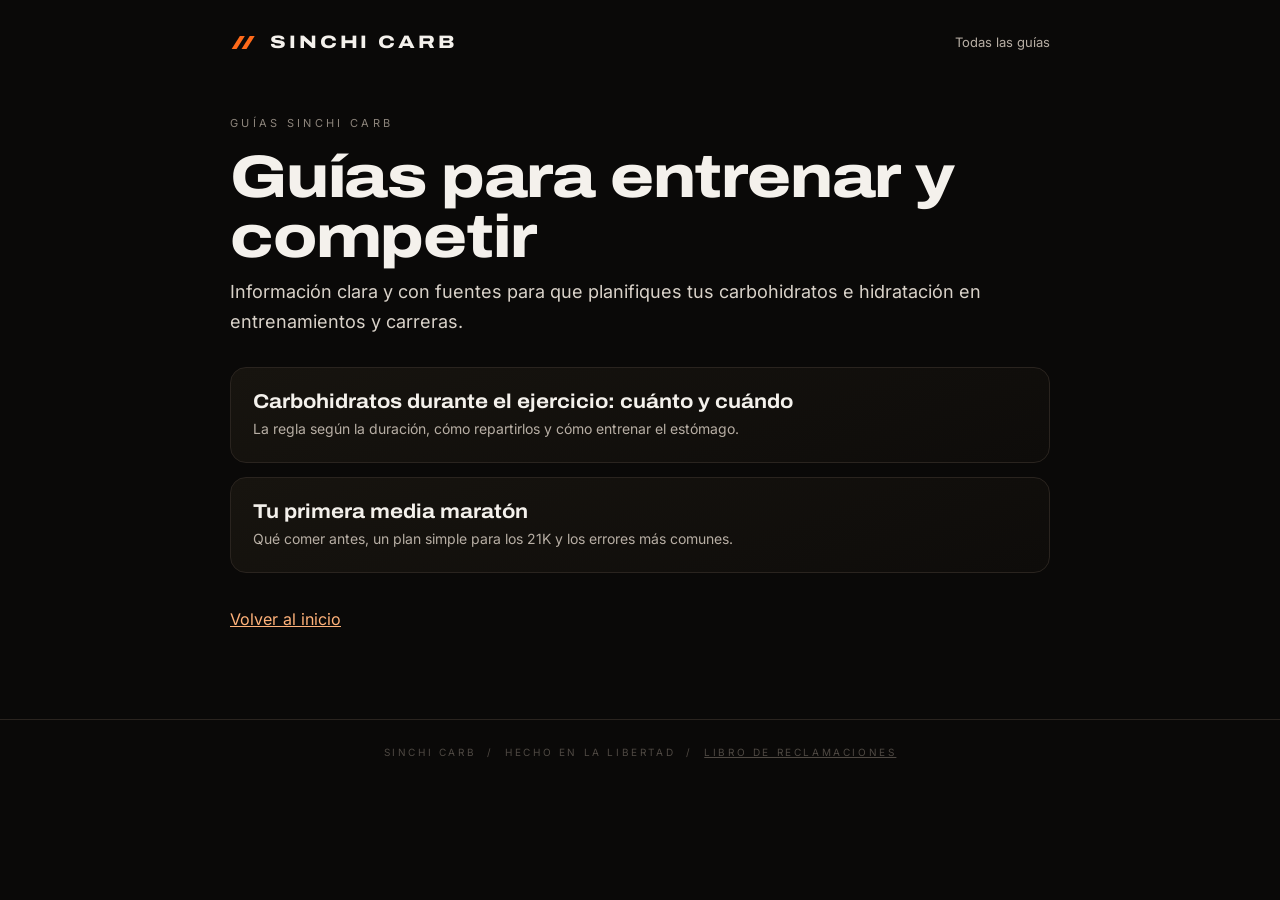
<file: guias/index.html>
<!doctype html>
<html lang="es">
<head>
<meta charset="utf-8">
<meta name="viewport" content="width=device-width, initial-scale=1">
<title>Guías para entrenar y competir · SINCHI CARB</title>
<meta name="description" content="Guías prácticas de nutrición deportiva y running para corredores y ciclistas del norte del Perú, por SINCHI CARB.">
<link rel="canonical" href="https://sinchienergy.com/guias/">
<meta property="og:title" content="Guías para entrenar y competir">
<meta property="og:description" content="Guías prácticas de nutrición deportiva y running para corredores y ciclistas del norte del Perú, por SINCHI CARB.">
<meta property="og:image" content="https://sinchienergy.com/assets/og.jpg">
<meta property="og:type" content="article">
<link rel="icon" href="/assets/favicon.png">
<meta name="theme-color" content="#0A0908">
<link rel="preload" href="/fonts/archivo.woff2?v=1" as="font" type="font/woff2" crossorigin>
<link rel="preload" href="/fonts/inter.woff2?v=1" as="font" type="font/woff2" crossorigin>
<style>@font-face{font-family:'Archivo';font-style:normal;font-display:swap;font-weight:100 900;font-stretch:62% 125%;src:url(/fonts/archivo.woff2?v=1) format('woff2')}@font-face{font-family:'Inter';font-style:normal;font-display:swap;font-weight:100 900;src:url(/fonts/inter.woff2?v=1) format('woff2')}</style>
<style>
body{margin:0;background:#0A0908;color:#F4F1EC;font-family:Inter,system-ui,sans-serif;-webkit-font-smoothing:antialiased}
a{color:#FFB27A}
.top{max-width:820px;margin:0 auto;padding:32px 24px;display:flex;justify-content:space-between;align-items:center}
.logo{display:flex;align-items:center;gap:12px;color:#F4F1EC;text-decoration:none}
.logo svg{fill:#FF6A1A}.logo span{font-family:Archivo,sans-serif;font-stretch:125%;font-weight:800;font-size:18px;letter-spacing:.16em}
.top a.back{font-size:13px;color:#b7aea4;text-decoration:none}
main{max-width:820px;margin:0 auto;padding:30px 24px 90px}
.k{font-size:11px;letter-spacing:.3em;text-transform:uppercase;color:#8d857c;margin:0 0 14px}
h1{margin:0 0 10px;font-family:Archivo,sans-serif;font-stretch:118%;font-weight:800;font-size:clamp(36px,6vw,60px);line-height:1;letter-spacing:-.02em}
.upd{color:#8d857c;font-size:14px;margin:0 0 40px}
h2{font-family:Archivo,sans-serif;font-stretch:112%;font-weight:600;font-size:21px;margin:38px 0 10px;padding-top:28px;border-top:1px solid #2A241F}
p,li{color:#b7aea4;font-size:15px;line-height:1.75}
ul{padding-left:20px}
footer{border-top:1px solid #2A241F;padding:26px 24px;text-align:center;font-size:10px;letter-spacing:.26em;text-transform:uppercase;color:#4f4943}

.lead{font-size:18px;line-height:1.65;color:#d9d2c9;margin:0 0 30px}
table{width:100%;border-collapse:collapse;margin:18px 0 8px;font-size:14px}
th,td{text-align:left;padding:12px 10px;border-bottom:1px solid #2A241F;color:#b7aea4;vertical-align:top}
th{color:#F4F1EC;font-weight:600;font-size:12px;letter-spacing:.08em;text-transform:uppercase}
td b{color:#F4F1EC}
.nota{border:1px solid #2A241F;border-left:3px solid #FF6A1A;border-radius:12px;padding:16px 18px;margin:28px 0}
.nota p{margin:0}
.fuentes li{font-size:13px}
.cards{display:grid;gap:14px;margin-top:10px}
.card{display:block;text-decoration:none;border:1px solid #2A241F;border-radius:16px;padding:22px 22px;background:linear-gradient(160deg,#17140F,#0E0C0A)}
.card:hover{border-color:#FF6A1A}
.card b{display:block;color:#F4F1EC;font-family:Archivo,sans-serif;font-stretch:110%;font-size:20px;margin-bottom:6px}
.card span{color:#b7aea4;font-size:14px;line-height:1.6}
.back2{display:inline-block;margin-top:36px}
</style>
<!-- Google Analytics -->
<script>addEventListener('load',function(){setTimeout(function(){var s=document.createElement('script');s.async=true;s.src='https://www.googletagmanager.com/gtag/js?id=G-M9N4279ZE2';document.head.appendChild(s);},1500);});</script>
<script>window.dataLayer=window.dataLayer||[];function gtag(){dataLayer.push(arguments);}gtag('js',new Date());gtag('config','G-M9N4279ZE2',{allow_google_signals:false,allow_ad_personalization_signals:false});</script>
</head>
<body>
<header class="top"><a class="logo" href="/" aria-label="SINCHI CARB inicio"><svg width="28" height="17" viewBox="0 0 34 20" aria-hidden="true"><path d="M2 18 L12 2 H18 L8 18 Z"/><path d="M14 18 L24 2 H30 L20 18 Z"/></svg><span>SINCHI CARB</span></a><a class="back" href="/guias/">Todas las guías</a></header>
<main>
<p class="k">Guías SINCHI CARB</p>
<h1>Guías para entrenar y competir</h1>
<p class="lead">Información clara y con fuentes para que planifiques tus carbohidratos e hidratación en entrenamientos y carreras.</p>
<div class="cards">
<a class="card" href="/guias/carbohidratos-durante-el-ejercicio.html"><b>Carbohidratos durante el ejercicio: cuánto y cuándo</b><span>La regla según la duración, cómo repartirlos y cómo entrenar el estómago.</span></a>
<a class="card" href="/guias/primera-media-maraton.html"><b>Tu primera media maratón</b><span>Qué comer antes, un plan simple para los 21K y los errores más comunes.</span></a>
</div>
<a class="back2" href="/">Volver al inicio</a>
</main>
<footer>SINCHI CARB &nbsp;/&nbsp; Hecho en La Libertad &nbsp;/&nbsp; <a href="/reclamaciones.html" style="color:inherit">Libro de Reclamaciones</a></footer>
</body>
</html>
</file>
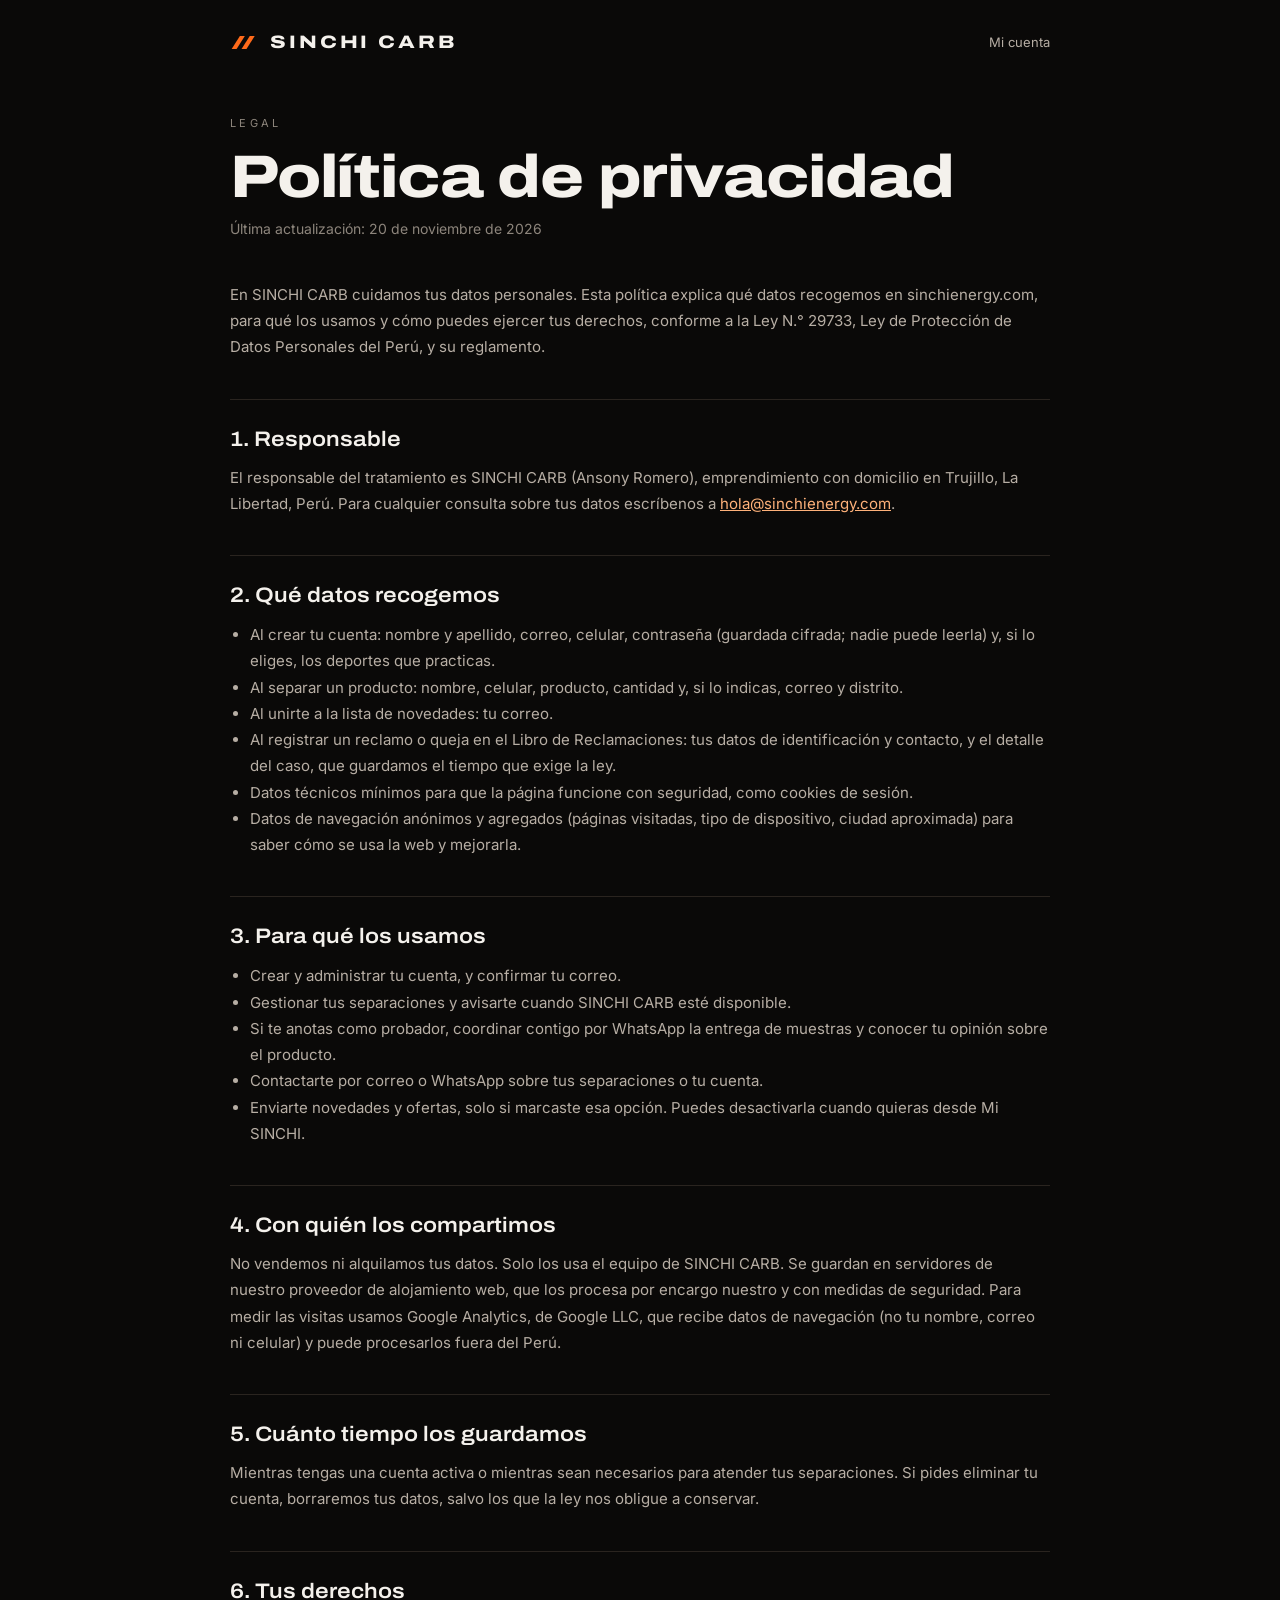
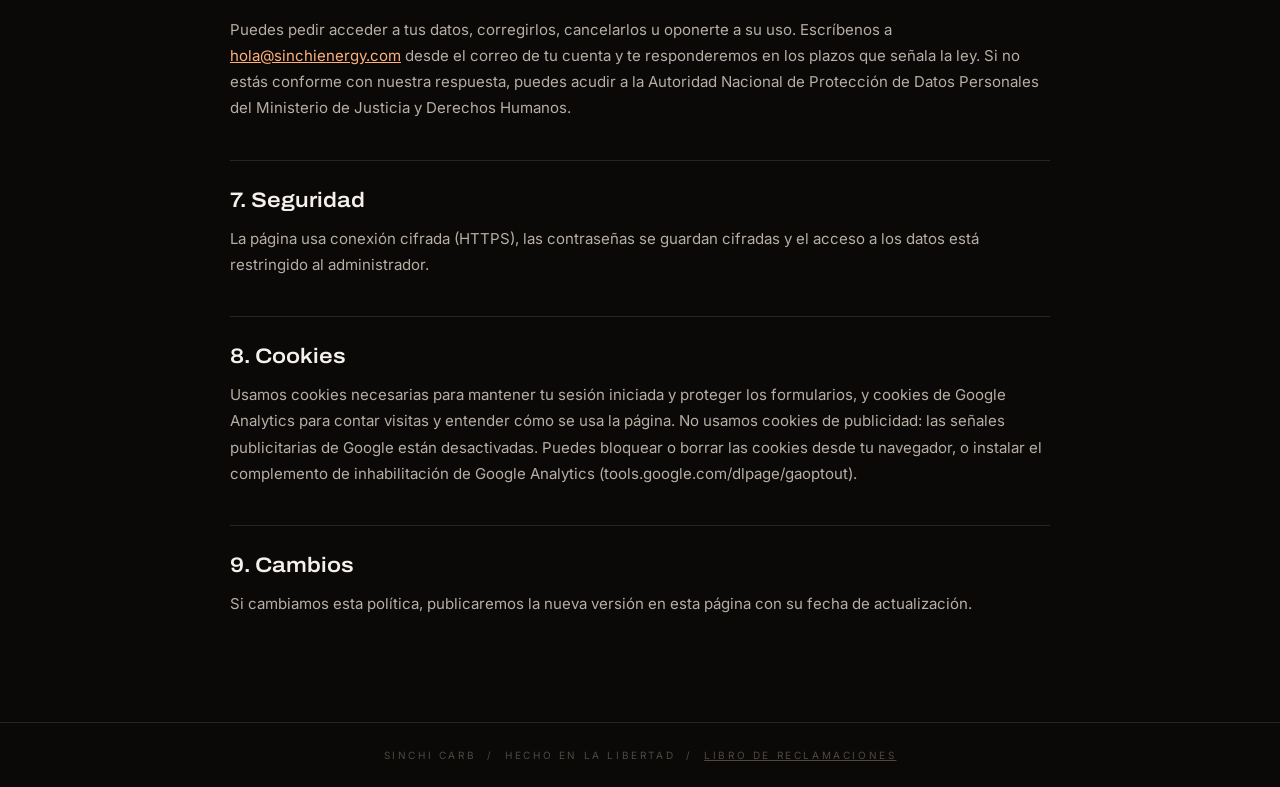
<file: privacidad.html>
<!doctype html>
<html lang="es">
<head>
<meta charset="utf-8">
<meta name="viewport" content="width=device-width, initial-scale=1">
<title>Política de privacidad · SINCHI CARB</title>
<link rel="icon" href="/assets/favicon.png">
<meta name="theme-color" content="#0A0908">
<link rel="preload" href="/fonts/archivo.woff2?v=1" as="font" type="font/woff2" crossorigin>
<link rel="preload" href="/fonts/inter.woff2?v=1" as="font" type="font/woff2" crossorigin>
<style>@font-face{font-family:'Archivo';font-style:normal;font-display:swap;font-weight:100 900;font-stretch:62% 125%;src:url(/fonts/archivo.woff2?v=1) format('woff2')}@font-face{font-family:'Inter';font-style:normal;font-display:swap;font-weight:100 900;src:url(/fonts/inter.woff2?v=1) format('woff2')}</style>
<style>
body{margin:0;background:#0A0908;color:#F4F1EC;font-family:Inter,system-ui,sans-serif;-webkit-font-smoothing:antialiased}
a{color:#FFB27A}
.top{max-width:820px;margin:0 auto;padding:32px 24px;display:flex;justify-content:space-between;align-items:center}
.logo{display:flex;align-items:center;gap:12px;color:#F4F1EC;text-decoration:none}
.logo svg{fill:#FF6A1A}.logo span{font-family:Archivo,sans-serif;font-stretch:125%;font-weight:800;font-size:18px;letter-spacing:.16em}
.top a.back{font-size:13px;color:#b7aea4;text-decoration:none}
main{max-width:820px;margin:0 auto;padding:30px 24px 90px}
.k{font-size:11px;letter-spacing:.3em;text-transform:uppercase;color:#8d857c;margin:0 0 14px}
h1{margin:0 0 10px;font-family:Archivo,sans-serif;font-stretch:118%;font-weight:800;font-size:clamp(36px,6vw,60px);line-height:1;letter-spacing:-.02em}
.upd{color:#8d857c;font-size:14px;margin:0 0 40px}
h2{font-family:Archivo,sans-serif;font-stretch:112%;font-weight:600;font-size:21px;margin:38px 0 10px;padding-top:28px;border-top:1px solid #2A241F}
p,li{color:#b7aea4;font-size:15px;line-height:1.75}
ul{padding-left:20px}
footer{border-top:1px solid #2A241F;padding:26px 24px;text-align:center;font-size:10px;letter-spacing:.26em;text-transform:uppercase;color:#4f4943}
</style>
<!-- Google Analytics -->
<script>addEventListener('load',function(){setTimeout(function(){var s=document.createElement('script');s.async=true;s.src='https://www.googletagmanager.com/gtag/js?id=G-M9N4279ZE2';document.head.appendChild(s);},1500);});</script>
<script>window.dataLayer=window.dataLayer||[];function gtag(){dataLayer.push(arguments);}gtag('js',new Date());gtag('config','G-M9N4279ZE2',{allow_google_signals:false,allow_ad_personalization_signals:false});</script>
</head>
<body>
<header class="top"><a class="logo" href="/" aria-label="SINCHI CARB inicio"><svg width="28" height="17" viewBox="0 0 34 20" aria-hidden="true"><path d="M2 18 L12 2 H18 L8 18 Z"/><path d="M14 18 L24 2 H30 L20 18 Z"/></svg><span>SINCHI CARB</span></a><a class="back" href="/cuenta.html">Mi cuenta</a></header>
<main>
<p class="k">Legal</p>
<h1>Política de privacidad</h1>
<p class="upd">Última actualización: 20 de noviembre de 2026</p>
<p>En SINCHI CARB cuidamos tus datos personales. Esta política explica qué datos recogemos en sinchienergy.com, para qué los usamos y cómo puedes ejercer tus derechos, conforme a la Ley N.° 29733, Ley de Protección de Datos Personales del Perú, y su reglamento.</p>
<h2>1. Responsable</h2>
<p>El responsable del tratamiento es SINCHI CARB (Ansony Romero), emprendimiento con domicilio en Trujillo, La Libertad, Perú. Para cualquier consulta sobre tus datos escríbenos a <a href="mailto:hola@sinchienergy.com">hola@sinchienergy.com</a>.</p>
<h2>2. Qué datos recogemos</h2>
<ul>
<li>Al crear tu cuenta: nombre y apellido, correo, celular, contraseña (guardada cifrada; nadie puede leerla) y, si lo eliges, los deportes que practicas.</li>
<li>Al separar un producto: nombre, celular, producto, cantidad y, si lo indicas, correo y distrito.</li>
<li>Al unirte a la lista de novedades: tu correo.</li>
<li>Al registrar un reclamo o queja en el Libro de Reclamaciones: tus datos de identificación y contacto, y el detalle del caso, que guardamos el tiempo que exige la ley.</li>
<li>Datos técnicos mínimos para que la página funcione con seguridad, como cookies de sesión.</li>
<li>Datos de navegación anónimos y agregados (páginas visitadas, tipo de dispositivo, ciudad aproximada) para saber cómo se usa la web y mejorarla.</li>
</ul>
<h2>3. Para qué los usamos</h2>
<ul>
<li>Crear y administrar tu cuenta, y confirmar tu correo.</li>
<li>Gestionar tus separaciones y avisarte cuando SINCHI CARB esté disponible.</li>
<li>Si te anotas como probador, coordinar contigo por WhatsApp la entrega de muestras y conocer tu opinión sobre el producto.</li>
<li>Contactarte por correo o WhatsApp sobre tus separaciones o tu cuenta.</li>
<li>Enviarte novedades y ofertas, solo si marcaste esa opción. Puedes desactivarla cuando quieras desde Mi SINCHI.</li>
</ul>
<h2>4. Con quién los compartimos</h2>
<p>No vendemos ni alquilamos tus datos. Solo los usa el equipo de SINCHI CARB. Se guardan en servidores de nuestro proveedor de alojamiento web, que los procesa por encargo nuestro y con medidas de seguridad. Para medir las visitas usamos Google Analytics, de Google LLC, que recibe datos de navegación (no tu nombre, correo ni celular) y puede procesarlos fuera del Perú.</p>
<h2>5. Cuánto tiempo los guardamos</h2>
<p>Mientras tengas una cuenta activa o mientras sean necesarios para atender tus separaciones. Si pides eliminar tu cuenta, borraremos tus datos, salvo los que la ley nos obligue a conservar.</p>
<h2>6. Tus derechos</h2>
<p>Puedes pedir acceder a tus datos, corregirlos, cancelarlos u oponerte a su uso. Escríbenos a <a href="mailto:hola@sinchienergy.com">hola@sinchienergy.com</a> desde el correo de tu cuenta y te responderemos en los plazos que señala la ley. Si no estás conforme con nuestra respuesta, puedes acudir a la Autoridad Nacional de Protección de Datos Personales del Ministerio de Justicia y Derechos Humanos.</p>
<h2>7. Seguridad</h2>
<p>La página usa conexión cifrada (HTTPS), las contraseñas se guardan cifradas y el acceso a los datos está restringido al administrador.</p>
<h2>8. Cookies</h2>
<p>Usamos cookies necesarias para mantener tu sesión iniciada y proteger los formularios, y cookies de Google Analytics para contar visitas y entender cómo se usa la página. No usamos cookies de publicidad: las señales publicitarias de Google están desactivadas. Puedes bloquear o borrar las cookies desde tu navegador, o instalar el complemento de inhabilitación de Google Analytics (tools.google.com/dlpage/gaoptout).</p>
<h2>9. Cambios</h2>
<p>Si cambiamos esta política, publicaremos la nueva versión en esta página con su fecha de actualización.</p>
</main>
<footer>SINCHI CARB &nbsp;/&nbsp; Hecho en La Libertad &nbsp;/&nbsp; <a href="/reclamaciones.html" style="color:inherit">Libro de Reclamaciones</a></footer>
</body>
</html>
</file>
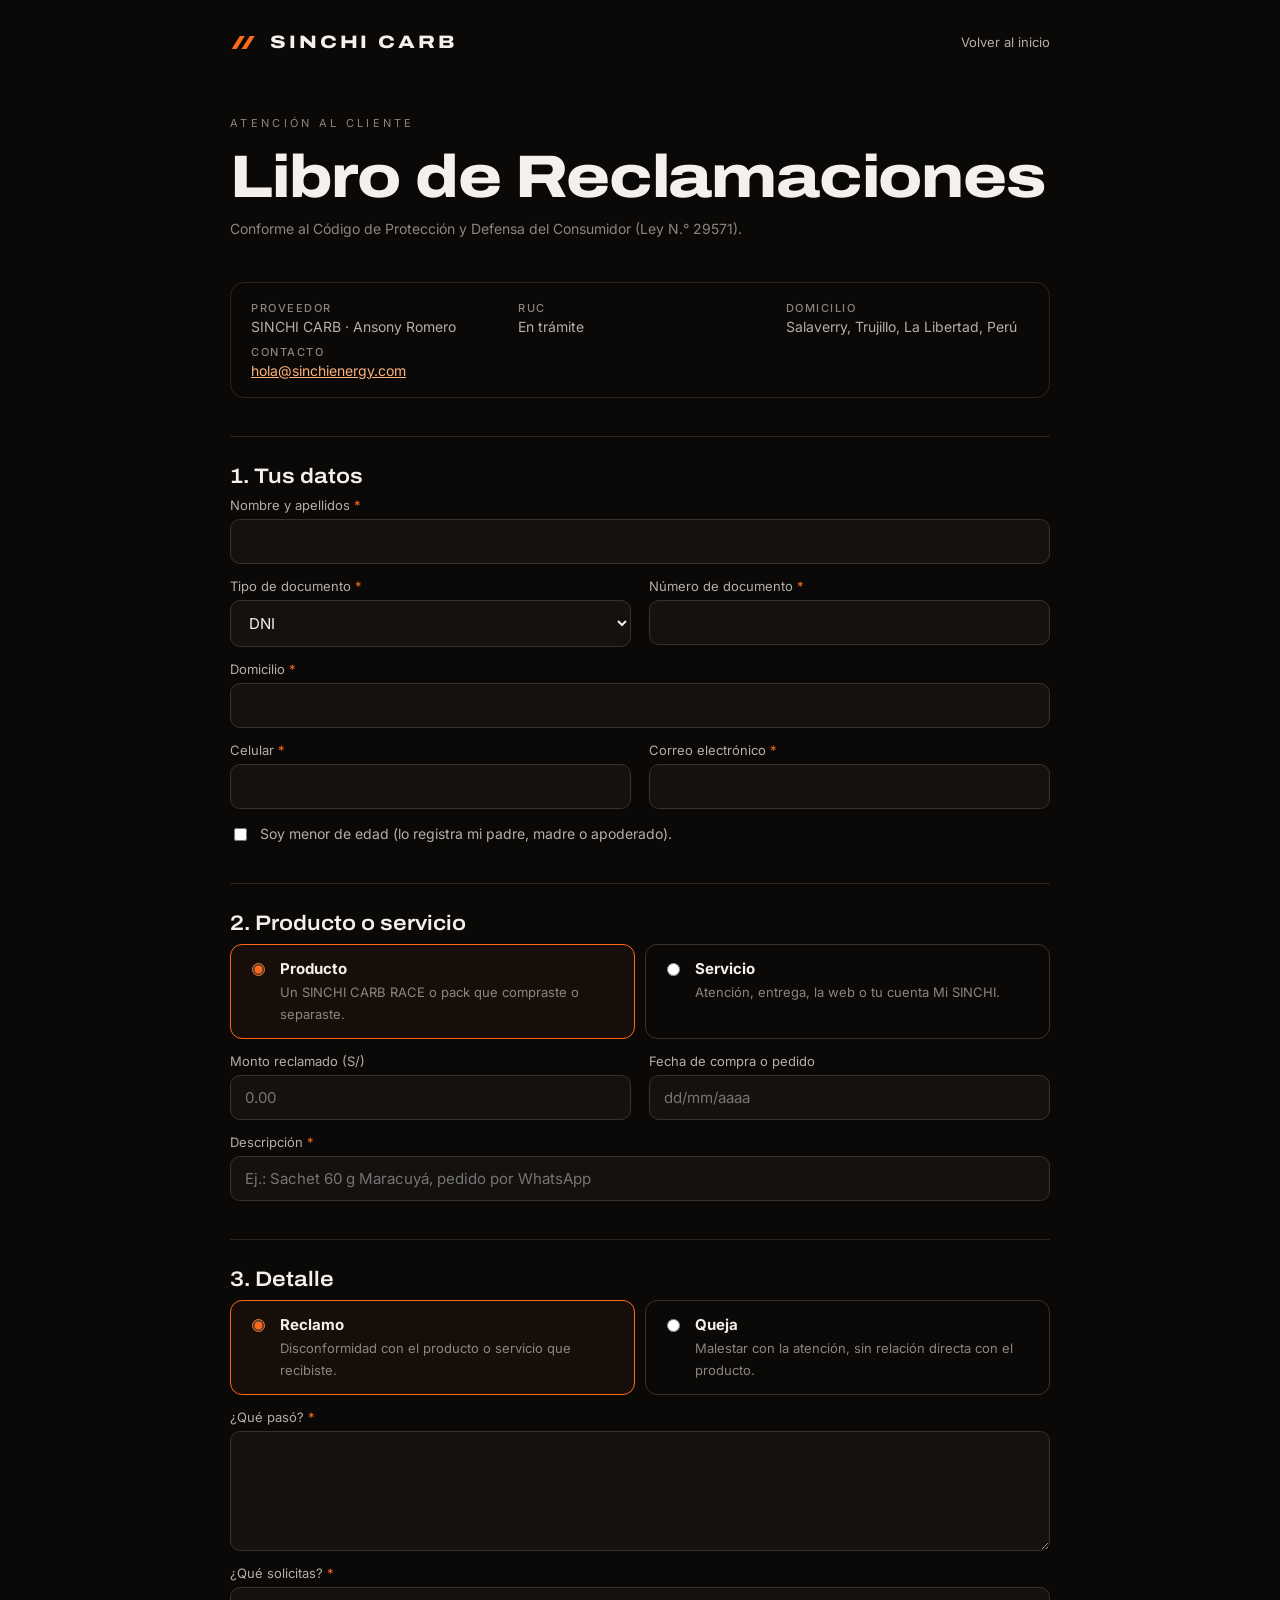
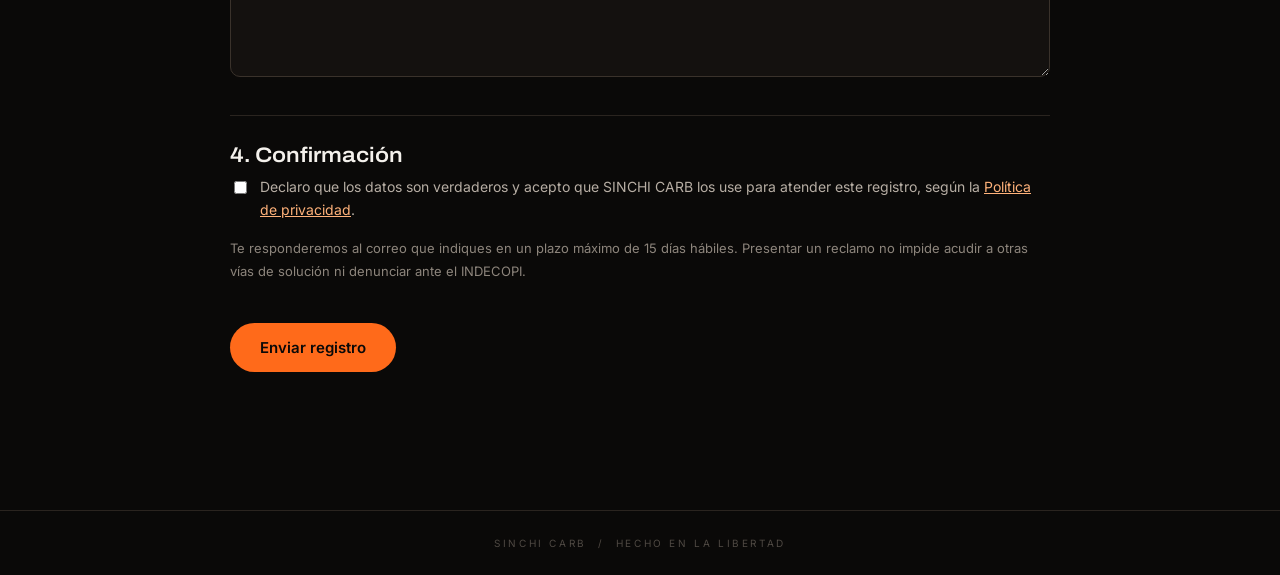
<file: reclamaciones.html>
<!doctype html>
<html lang="es">
<head>
<meta charset="utf-8">
<meta name="viewport" content="width=device-width, initial-scale=1">
<title>Libro de Reclamaciones · SINCHI CARB</title>
<meta name="description" content="Libro de Reclamaciones virtual de SINCHI CARB. Registra tu reclamo o queja y recibe una copia en tu correo.">
<link rel="icon" href="/assets/favicon.png">
<meta name="theme-color" content="#0A0908">
<link rel="preload" href="/fonts/archivo.woff2?v=1" as="font" type="font/woff2" crossorigin>
<link rel="preload" href="/fonts/inter.woff2?v=1" as="font" type="font/woff2" crossorigin>
<style>@font-face{font-family:'Archivo';font-style:normal;font-display:swap;font-weight:100 900;font-stretch:62% 125%;src:url(/fonts/archivo.woff2?v=1) format('woff2')}@font-face{font-family:'Inter';font-style:normal;font-display:swap;font-weight:100 900;src:url(/fonts/inter.woff2?v=1) format('woff2')}</style>
<style>
body{margin:0;background:#0A0908;color:#F4F1EC;font-family:Inter,system-ui,sans-serif;-webkit-font-smoothing:antialiased}
a{color:#FFB27A}
.top{max-width:820px;margin:0 auto;padding:32px 24px;display:flex;justify-content:space-between;align-items:center}
.logo{display:flex;align-items:center;gap:12px;color:#F4F1EC;text-decoration:none}
.logo svg{fill:#FF6A1A}.logo span{font-family:Archivo,sans-serif;font-stretch:125%;font-weight:800;font-size:18px;letter-spacing:.16em}
.top a.back{font-size:13px;color:#b7aea4;text-decoration:none}
main{max-width:820px;margin:0 auto;padding:30px 24px 90px}
.k{font-size:11px;letter-spacing:.3em;text-transform:uppercase;color:#8d857c;margin:0 0 14px}
h1{margin:0 0 10px;font-family:Archivo,sans-serif;font-stretch:118%;font-weight:800;font-size:clamp(36px,6vw,60px);line-height:1;letter-spacing:-.02em}
.upd{color:#8d857c;font-size:14px;margin:0 0 40px}
h2{font-family:Archivo,sans-serif;font-stretch:112%;font-weight:600;font-size:21px;margin:38px 0 10px;padding-top:28px;border-top:1px solid #2A241F}
p,li{color:#b7aea4;font-size:15px;line-height:1.75}
ul{padding-left:20px}
footer{border-top:1px solid #2A241F;padding:26px 24px;text-align:center;font-size:10px;letter-spacing:.26em;text-transform:uppercase;color:#4f4943}
.prov{border:1px solid #2A241F;border-radius:14px;padding:18px 20px;margin:0 0 34px;display:grid;grid-template-columns:repeat(auto-fit,minmax(200px,1fr));gap:10px 24px}
.prov div{font-size:14px;color:#b7aea4}.prov b{display:block;font-size:11px;letter-spacing:.14em;text-transform:uppercase;color:#8d857c;font-weight:500;margin-bottom:3px}
form h2{counter-increment:paso}
.grid{display:grid;grid-template-columns:1fr 1fr;gap:14px 18px}
.full{grid-column:1/-1}
label.f{display:flex;flex-direction:column;gap:6px;font-size:13px;color:#b7aea4}
label.f span em{color:#FF6A1A;font-style:normal}
input[type=text],input[type=email],input[type=tel],input[type=number],select,textarea{font:inherit;font-size:15px;color:#F4F1EC;background:#14110F;border:1px solid #3a322b;border-radius:10px;padding:12px 14px;width:100%;box-sizing:border-box}
textarea{min-height:120px;resize:vertical}
input:focus,select:focus,textarea:focus{outline:2px solid #FF6A1A;outline-offset:1px;border-color:transparent}
.opts{display:flex;flex-wrap:wrap;gap:10px}
.opt{flex:1 1 220px;border:1px solid #3a322b;border-radius:12px;padding:14px 16px;cursor:pointer;display:flex;gap:12px;align-items:flex-start}
.opt input{margin-top:4px;accent-color:#FF6A1A}
.opt strong{display:block;color:#F4F1EC;font-size:15px;margin-bottom:3px}
.opt small{color:#8d857c;font-size:13px;line-height:1.5}
.opt:has(input:checked){border-color:#FF6A1A;background:rgba(255,106,26,.06)}
.chk{display:flex;gap:10px;align-items:flex-start;font-size:14px;color:#b7aea4;line-height:1.6}
.chk input{margin-top:5px;accent-color:#FF6A1A}
.btn{margin-top:28px;font:inherit;font-weight:600;font-size:15px;background:#FF6A1A;color:#0A0908;border:0;border-radius:999px;padding:15px 30px;cursor:pointer}
.btn:disabled{opacity:.5;cursor:wait}
.btn.ghost{background:transparent;color:#F4F1EC;border:1px solid #3a322b}
.msg{margin-top:14px;font-size:14px;color:#FF8A8A;min-height:20px}
.ok{border:1px solid #FF6A1A;border-radius:16px;padding:28px 26px;margin-top:10px}
.ok h2{border:0;padding:0;margin:0 0 8px}
.ok .code{font-family:Archivo,sans-serif;font-stretch:118%;font-weight:800;font-size:34px;color:#FF6A1A;letter-spacing:.02em;margin:6px 0 14px}
[hidden]{display:none!important}
@media (max-width:620px){.grid{grid-template-columns:1fr}}
@media print{body{background:#fff;color:#000}.top,footer,.btn,.nota{display:none}p,li,.prov div{color:#000}}
</style>
<!-- Google Analytics -->
<script>addEventListener('load',function(){setTimeout(function(){var s=document.createElement('script');s.async=true;s.src='https://www.googletagmanager.com/gtag/js?id=G-M9N4279ZE2';document.head.appendChild(s);},1500);});</script>
<script>window.dataLayer=window.dataLayer||[];function gtag(){dataLayer.push(arguments);}gtag('js',new Date());gtag('config','G-M9N4279ZE2',{allow_google_signals:false,allow_ad_personalization_signals:false});</script>
</head>
<body>
<header class="top"><a class="logo" href="/" aria-label="SINCHI CARB inicio"><svg width="28" height="17" viewBox="0 0 34 20" aria-hidden="true"><path d="M2 18 L12 2 H18 L8 18 Z"/><path d="M14 18 L24 2 H30 L20 18 Z"/></svg><span>SINCHI CARB</span></a><a class="back" href="/">Volver al inicio</a></header>
<main>
<p class="k">Atención al cliente</p>
<h1>Libro de Reclamaciones</h1>
<p class="upd">Conforme al Código de Protección y Defensa del Consumidor (Ley N.° 29571).</p>

<div class="prov" id="proveedor">
  <div><b>Proveedor</b>SINCHI CARB · Ansony Romero</div>
  <div><b>RUC</b><span id="ruc">En trámite</span></div>
  <div><b>Domicilio</b>Salaverry, Trujillo, La Libertad, Perú</div>
  <div><b>Contacto</b><a href="mailto:hola@sinchienergy.com">hola@sinchienergy.com</a></div>
</div>

<form id="lr" novalidate>
<h2>1. Tus datos</h2>
<div class="grid">
  <label class="f full"><span>Nombre y apellidos <em>*</em></span><input type="text" id="nombre" autocomplete="name" maxlength="120" required></label>
  <label class="f"><span>Tipo de documento <em>*</em></span><select id="doc_tipo"><option>DNI</option><option>Carné de extranjería</option><option>Pasaporte</option><option>RUC</option></select></label>
  <label class="f"><span>Número de documento <em>*</em></span><input type="text" id="doc_num" inputmode="numeric" maxlength="15" required></label>
  <label class="f full"><span>Domicilio <em>*</em></span><input type="text" id="domicilio" autocomplete="street-address" maxlength="200" required></label>
  <label class="f"><span>Celular <em>*</em></span><input type="tel" id="telefono" autocomplete="tel" maxlength="20" required></label>
  <label class="f"><span>Correo electrónico <em>*</em></span><input type="email" id="correo" autocomplete="email" maxlength="120" required></label>
  <label class="chk full"><input type="checkbox" id="menor"><span>Soy menor de edad (lo registra mi padre, madre o apoderado).</span></label>
  <label class="f full" id="apoWrap" hidden><span>Nombre del padre, madre o apoderado <em>*</em></span><input type="text" id="apoderado" maxlength="120"></label>
</div>

<h2>2. Producto o servicio</h2>
<div class="opts" role="radiogroup" aria-label="Tipo de bien">
  <label class="opt"><input type="radio" name="bien" value="Producto" checked><span><strong>Producto</strong><small>Un SINCHI CARB RACE o pack que compraste o separaste.</small></span></label>
  <label class="opt"><input type="radio" name="bien" value="Servicio"><span><strong>Servicio</strong><small>Atención, entrega, la web o tu cuenta Mi SINCHI.</small></span></label>
</div>
<div class="grid" style="margin-top:14px">
  <label class="f"><span>Monto reclamado (S/)</span><input type="number" id="monto" min="0" step="0.01" placeholder="0.00"></label>
  <label class="f"><span>Fecha de compra o pedido</span><input type="text" id="fecha_compra" placeholder="dd/mm/aaaa" maxlength="20"></label>
  <label class="f full"><span>Descripción <em>*</em></span><input type="text" id="descripcion" maxlength="200" placeholder="Ej.: Sachet 60 g Maracuyá, pedido por WhatsApp" required></label>
</div>

<h2>3. Detalle</h2>
<div class="opts" role="radiogroup" aria-label="Tipo de registro">
  <label class="opt"><input type="radio" name="tipo" value="Reclamo" checked><span><strong>Reclamo</strong><small>Disconformidad con el producto o servicio que recibiste.</small></span></label>
  <label class="opt"><input type="radio" name="tipo" value="Queja"><span><strong>Queja</strong><small>Malestar con la atención, sin relación directa con el producto.</small></span></label>
</div>
<div class="grid" style="margin-top:14px">
  <label class="f full"><span>¿Qué pasó? <em>*</em></span><textarea id="detalle" maxlength="3000" required></textarea></label>
  <label class="f full"><span>¿Qué solicitas? <em>*</em></span><textarea id="pedido" maxlength="1500" required style="min-height:90px"></textarea></label>
</div>

<h2>4. Confirmación</h2>
<label class="chk"><input type="checkbox" id="acepto"><span>Declaro que los datos son verdaderos y acepto que SINCHI CARB los use para atender este registro, según la <a href="/privacidad.html" target="_blank">Política de privacidad</a>.</span></label>
<p class="nota" style="font-size:13px;color:#8d857c;margin-top:16px">Te responderemos al correo que indiques en un plazo máximo de 15 días hábiles. Presentar un reclamo no impide acudir a otras vías de solución ni denunciar ante el INDECOPI.</p>
<button class="btn" type="submit" id="enviar">Enviar registro</button>
<p class="msg" id="msg" role="alert"></p>
</form>

<section class="ok" id="ok" hidden aria-live="polite">
  <h2>Registro recibido</h2>
  <p>Tu código de registro es:</p>
  <p class="code" id="okCode"></p>
  <p id="okTxt"></p>
  <button class="btn ghost" type="button" onclick="print()">Imprimir o guardar en PDF</button>
</section>
</main>
<footer>SINCHI CARB &nbsp;/&nbsp; Hecho en La Libertad</footer>
<script>
(function(){
const $=s=>document.querySelector(s);
const csrf=()=>(document.cookie.match(/(?:^|;\s*)csrftoken=([^;]+)/)||[])[1]||'';
$('#menor').addEventListener('change',e=>{$('#apoWrap').hidden=!e.target.checked;});
$('#lr').addEventListener('submit',async e=>{
  e.preventDefault();
  const m=$('#msg'); m.textContent='';
  const v=id=>$('#'+id).value.trim();
  const d={nombre:v('nombre'),doc_tipo:v('doc_tipo'),doc_num:v('doc_num'),domicilio:v('domicilio'),telefono:v('telefono'),correo:v('correo'),
    menor:$('#menor').checked,apoderado:v('apoderado'),bien:document.querySelector('input[name=bien]:checked').value,
    monto:v('monto'),fecha_compra:v('fecha_compra'),descripcion:v('descripcion'),tipo:document.querySelector('input[name=tipo]:checked').value,
    detalle:v('detalle'),pedido:v('pedido'),acepto:$('#acepto').checked};
  const falta=['nombre','doc_num','domicilio','telefono','correo','descripcion','detalle','pedido'].find(k=>!d[k]);
  if(falta){m.textContent='Completa los campos marcados con *.';$('#'+falta).focus();return;}
  if(!/^[^@\s]+@[^@\s]+\.[^@\s]+$/.test(d.correo)){m.textContent='Revisa tu correo electrónico.';$('#correo').focus();return;}
  if(d.menor&&!d.apoderado){m.textContent='Indica el nombre del padre, madre o apoderado.';$('#apoderado').focus();return;}
  if(!d.acepto){m.textContent='Marca la casilla de confirmación para enviar.';return;}
  const b=$('#enviar'); b.disabled=true; b.textContent='Enviando…';
  try{
    if(!csrf()){try{await fetch('/api/cuenta/sesion',{credentials:'same-origin'});}catch(_){}}
    const r=await fetch('/api/reclamo',{method:'POST',credentials:'same-origin',headers:{'Content-Type':'application/json','X-CSRFToken':csrf()},body:JSON.stringify(d)});
    const j=await r.json().catch(()=>({}));
    if(!r.ok||!j.ok){throw new Error(j.error||'No pudimos registrar tu reclamo. Inténtalo de nuevo o escríbenos a hola@sinchienergy.com.');}
    $('#okCode').textContent=j.codigo;
    $('#okTxt').textContent='Lo registramos el '+j.fecha+'. Enviamos una copia a '+d.correo+' y te responderemos en un plazo máximo de 15 días hábiles.';
    $('#lr').hidden=true; $('#ok').hidden=false; scrollTo({top:0,behavior:'smooth'});
    if(window.gtag)gtag('event','libro_reclamaciones',{tipo:d.tipo});
  }catch(err){m.textContent=err.message;b.disabled=false;b.textContent='Enviar registro';}
});
})();
</script>
</body>
</html>
</file>
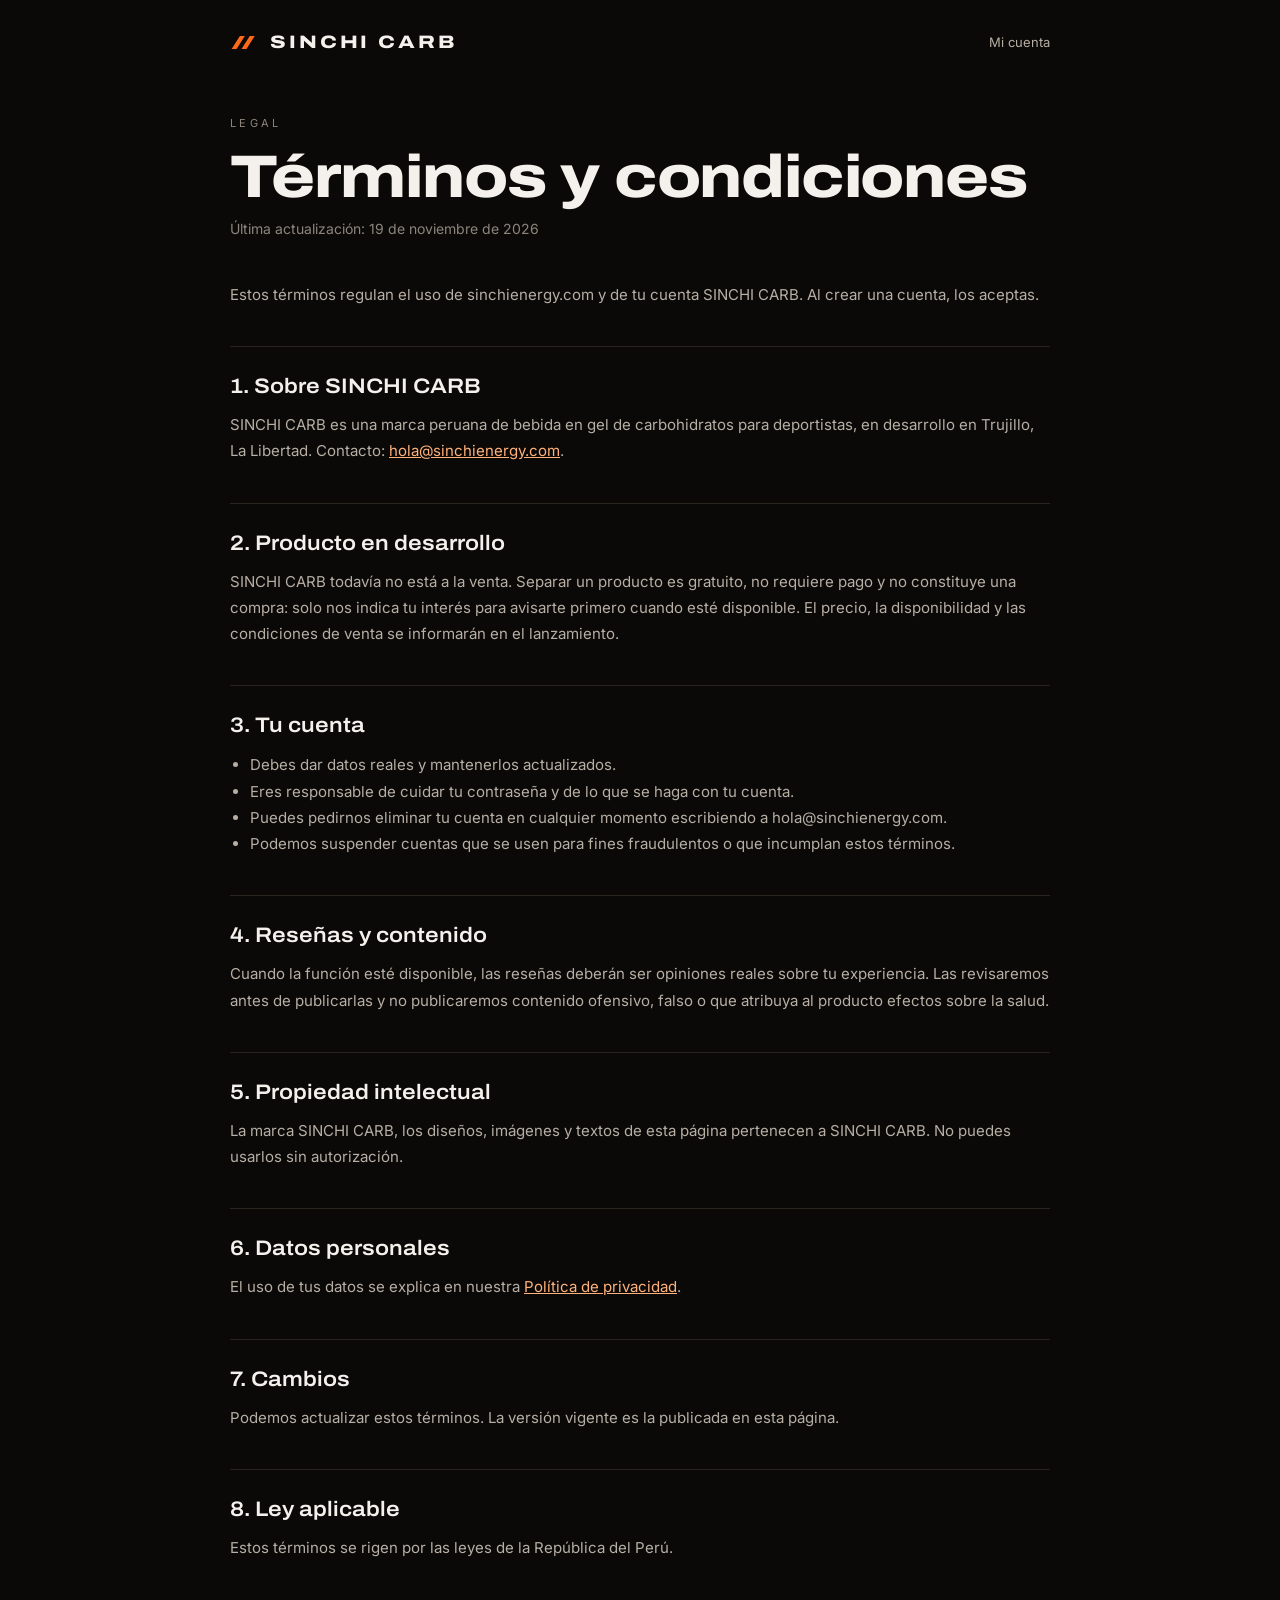
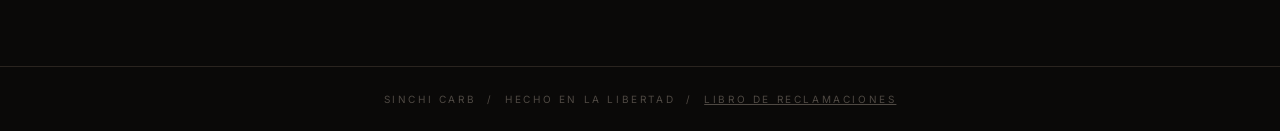
<file: terminos.html>
<!doctype html>
<html lang="es">
<head>
<meta charset="utf-8">
<meta name="viewport" content="width=device-width, initial-scale=1">
<title>Términos y condiciones · SINCHI CARB</title>
<link rel="icon" href="/assets/favicon.png">
<meta name="theme-color" content="#0A0908">
<link rel="preload" href="/fonts/archivo.woff2?v=1" as="font" type="font/woff2" crossorigin>
<link rel="preload" href="/fonts/inter.woff2?v=1" as="font" type="font/woff2" crossorigin>
<style>@font-face{font-family:'Archivo';font-style:normal;font-display:swap;font-weight:100 900;font-stretch:62% 125%;src:url(/fonts/archivo.woff2?v=1) format('woff2')}@font-face{font-family:'Inter';font-style:normal;font-display:swap;font-weight:100 900;src:url(/fonts/inter.woff2?v=1) format('woff2')}</style>
<style>
body{margin:0;background:#0A0908;color:#F4F1EC;font-family:Inter,system-ui,sans-serif;-webkit-font-smoothing:antialiased}
a{color:#FFB27A}
.top{max-width:820px;margin:0 auto;padding:32px 24px;display:flex;justify-content:space-between;align-items:center}
.logo{display:flex;align-items:center;gap:12px;color:#F4F1EC;text-decoration:none}
.logo svg{fill:#FF6A1A}.logo span{font-family:Archivo,sans-serif;font-stretch:125%;font-weight:800;font-size:18px;letter-spacing:.16em}
.top a.back{font-size:13px;color:#b7aea4;text-decoration:none}
main{max-width:820px;margin:0 auto;padding:30px 24px 90px}
.k{font-size:11px;letter-spacing:.3em;text-transform:uppercase;color:#8d857c;margin:0 0 14px}
h1{margin:0 0 10px;font-family:Archivo,sans-serif;font-stretch:118%;font-weight:800;font-size:clamp(36px,6vw,60px);line-height:1;letter-spacing:-.02em}
.upd{color:#8d857c;font-size:14px;margin:0 0 40px}
h2{font-family:Archivo,sans-serif;font-stretch:112%;font-weight:600;font-size:21px;margin:38px 0 10px;padding-top:28px;border-top:1px solid #2A241F}
p,li{color:#b7aea4;font-size:15px;line-height:1.75}
ul{padding-left:20px}
footer{border-top:1px solid #2A241F;padding:26px 24px;text-align:center;font-size:10px;letter-spacing:.26em;text-transform:uppercase;color:#4f4943}
</style>
<!-- Google Analytics -->
<script>addEventListener('load',function(){setTimeout(function(){var s=document.createElement('script');s.async=true;s.src='https://www.googletagmanager.com/gtag/js?id=G-M9N4279ZE2';document.head.appendChild(s);},1500);});</script>
<script>window.dataLayer=window.dataLayer||[];function gtag(){dataLayer.push(arguments);}gtag('js',new Date());gtag('config','G-M9N4279ZE2',{allow_google_signals:false,allow_ad_personalization_signals:false});</script>
</head>
<body>
<header class="top"><a class="logo" href="/" aria-label="SINCHI CARB inicio"><svg width="28" height="17" viewBox="0 0 34 20" aria-hidden="true"><path d="M2 18 L12 2 H18 L8 18 Z"/><path d="M14 18 L24 2 H30 L20 18 Z"/></svg><span>SINCHI CARB</span></a><a class="back" href="/cuenta.html">Mi cuenta</a></header>
<main>
<p class="k">Legal</p>
<h1>Términos y condiciones</h1>
<p class="upd">Última actualización: 19 de noviembre de 2026</p>
<p>Estos términos regulan el uso de sinchienergy.com y de tu cuenta SINCHI CARB. Al crear una cuenta, los aceptas.</p>
<h2>1. Sobre SINCHI CARB</h2>
<p>SINCHI CARB es una marca peruana de bebida en gel de carbohidratos para deportistas, en desarrollo en Trujillo, La Libertad. Contacto: <a href="mailto:hola@sinchienergy.com">hola@sinchienergy.com</a>.</p>
<h2>2. Producto en desarrollo</h2>
<p>SINCHI CARB todavía no está a la venta. Separar un producto es gratuito, no requiere pago y no constituye una compra: solo nos indica tu interés para avisarte primero cuando esté disponible. El precio, la disponibilidad y las condiciones de venta se informarán en el lanzamiento.</p>
<h2>3. Tu cuenta</h2>
<ul>
<li>Debes dar datos reales y mantenerlos actualizados.</li>
<li>Eres responsable de cuidar tu contraseña y de lo que se haga con tu cuenta.</li>
<li>Puedes pedirnos eliminar tu cuenta en cualquier momento escribiendo a hola@sinchienergy.com.</li>
<li>Podemos suspender cuentas que se usen para fines fraudulentos o que incumplan estos términos.</li>
</ul>
<h2>4. Reseñas y contenido</h2>
<p>Cuando la función esté disponible, las reseñas deberán ser opiniones reales sobre tu experiencia. Las revisaremos antes de publicarlas y no publicaremos contenido ofensivo, falso o que atribuya al producto efectos sobre la salud.</p>
<h2>5. Propiedad intelectual</h2>
<p>La marca SINCHI CARB, los diseños, imágenes y textos de esta página pertenecen a SINCHI CARB. No puedes usarlos sin autorización.</p>
<h2>6. Datos personales</h2>
<p>El uso de tus datos se explica en nuestra <a href="/privacidad.html">Política de privacidad</a>.</p>
<h2>7. Cambios</h2>
<p>Podemos actualizar estos términos. La versión vigente es la publicada en esta página.</p>
<h2>8. Ley aplicable</h2>
<p>Estos términos se rigen por las leyes de la República del Perú.</p>
</main>
<footer>SINCHI CARB &nbsp;/&nbsp; Hecho en La Libertad &nbsp;/&nbsp; <a href="/reclamaciones.html" style="color:inherit">Libro de Reclamaciones</a></footer>
</body>
</html>
</file>
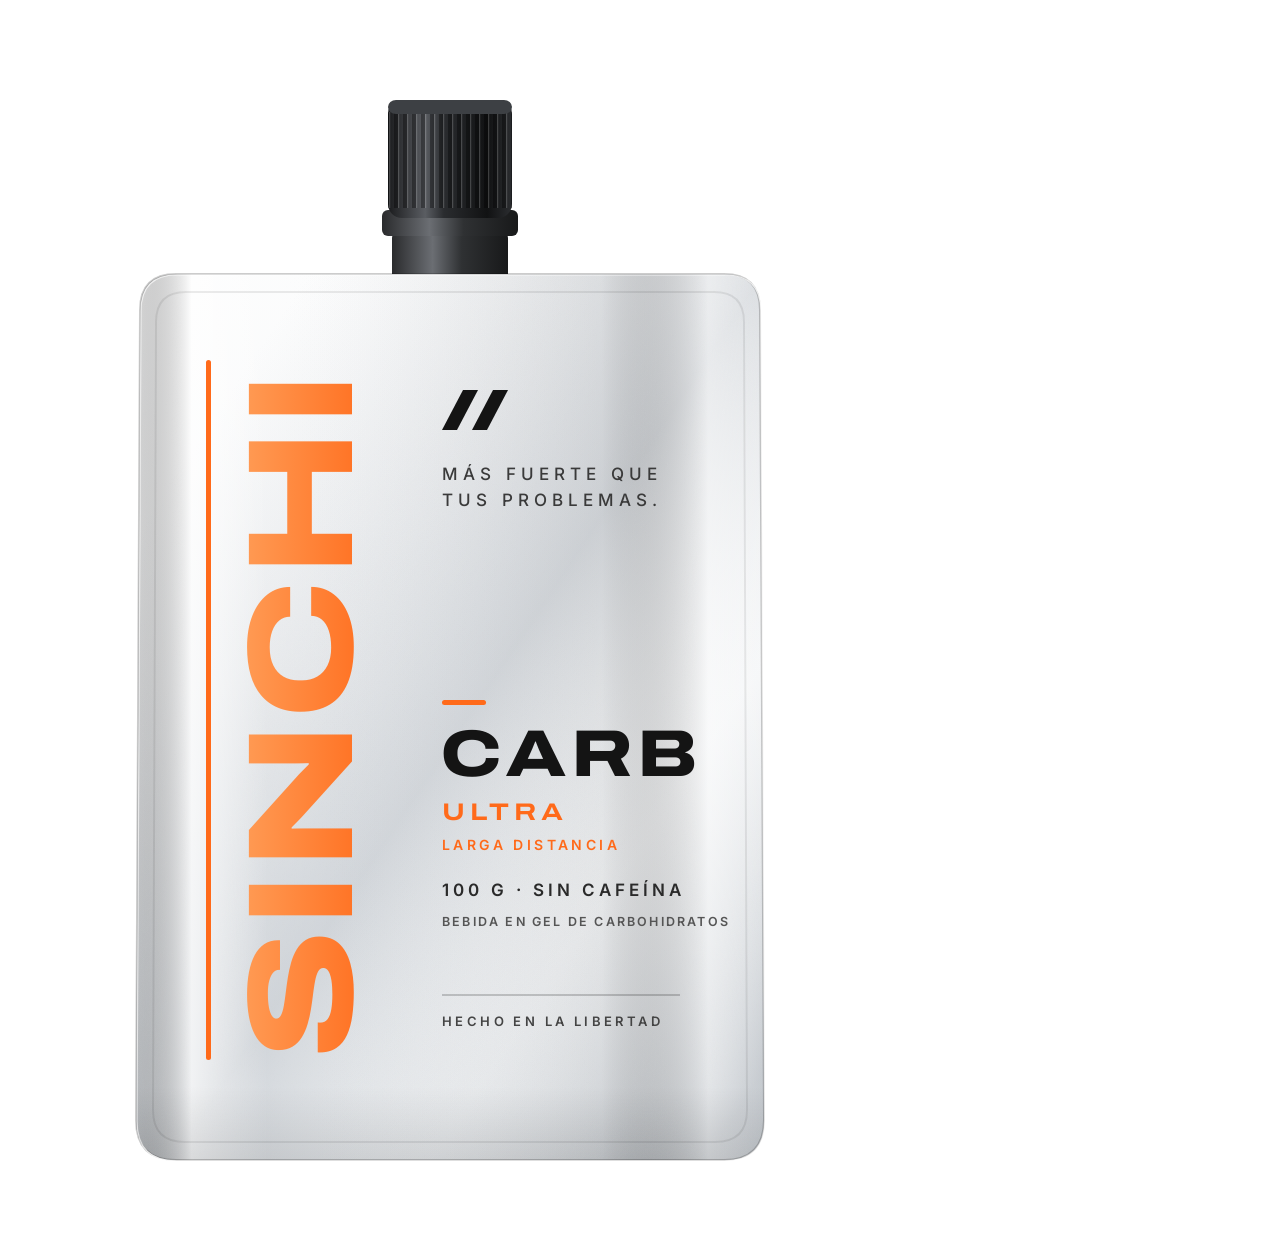
<file: design/doypack-ultra.html>
<!doctype html><html><head><meta charset="utf-8"><style>
@font-face{font-family:'Archivo';font-weight:100 900;font-stretch:62% 125%;src:url(../fonts/archivo.woff2) format('woff2')}
@font-face{font-family:'Inter';font-weight:100 900;src:url(../fonts/inter.woff2) format('woff2')}
html,body{margin:0;background:transparent}
#wrap{width:900px;height:1260px;display:grid;place-items:center}
svg{width:760px;height:1140px;overflow:visible}
.tilt svg{transform:perspective(2400px) rotateY(12deg) rotateZ(3deg)}
.a{font-family:Archivo;font-stretch:125%}.i{font-family:Inter}
</style></head><body><div id="wrap">
<svg viewBox="0 0 760 1140" xmlns="http://www.w3.org/2000/svg">
<defs>
  <clipPath id="body"><path id="shape" d="M70 250 Q70 214 106 214 H654 Q690 214 690 250 L694 1060 Q694 1100 654 1100 H106 Q66 1100 66 1060 Z"/></clipPath>
  <linearGradient id="base" x1="0" y1="0" x2="0" y2="1"><stop offset="0" stop-color="#FFFFFF"/><stop offset=".55" stop-color="#F6F7F8"/><stop offset="1" stop-color="#E4E7EA"/></linearGradient>
  <linearGradient id="metal" x1="0" y1="0" x2="1" y2="1"><stop offset=".25" stop-color="#C9CED4" stop-opacity="0"/><stop offset=".55" stop-color="#B7BDC4" stop-opacity=".55"/><stop offset=".72" stop-color="#F2F4F6" stop-opacity=".2"/><stop offset=".9" stop-color="#9EA5AD" stop-opacity=".55"/></linearGradient>
  <linearGradient id="sheen" x1="0" y1="0" x2="1" y2="0">
    <stop offset="0" stop-color="#000" stop-opacity=".22"/><stop offset=".06" stop-color="#000" stop-opacity=".04"/>
    <stop offset=".16" stop-color="#fff" stop-opacity=".7"/><stop offset=".26" stop-color="#fff" stop-opacity="0"/>
    <stop offset=".7" stop-color="#000" stop-opacity=".05"/><stop offset=".84" stop-color="#fff" stop-opacity=".45"/>
    <stop offset=".93" stop-color="#fff" stop-opacity="0"/><stop offset="1" stop-color="#000" stop-opacity=".25"/></linearGradient>
  <linearGradient id="puff" x1="0" y1="0" x2="0" y2="1"><stop offset="0" stop-color="#000" stop-opacity=".12"/><stop offset=".08" stop-color="#000" stop-opacity="0"/><stop offset=".9" stop-color="#000" stop-opacity="0"/><stop offset="1" stop-color="#000" stop-opacity=".16"/></linearGradient>
  <linearGradient id="org" x1="0" y1="1" x2="0" y2="0"><stop offset="0" stop-color="#FF6A1A"/><stop offset="1" stop-color="#FFA35E"/></linearGradient>
  <linearGradient id="cap" x1="0" y1="0" x2="1" y2="0"><stop offset="0" stop-color="#1b1c1e"/><stop offset=".3" stop-color="#5a5d62"/><stop offset=".45" stop-color="#2a2c2f"/><stop offset=".8" stop-color="#111213"/><stop offset="1" stop-color="#2b2d30"/></linearGradient>
  <linearGradient id="neck" x1="0" y1="0" x2="1" y2="0"><stop offset="0" stop-color="#2a2b2d"/><stop offset=".35" stop-color="#6b6e73"/><stop offset=".6" stop-color="#2f3133"/><stop offset="1" stop-color="#18191a"/></linearGradient>
  <pattern id="ridge" width="9" height="10" patternUnits="userSpaceOnUse"><rect width="4" height="10" fill="#000" opacity=".35"/><rect x="4" width="1.2" height="10" fill="#fff" opacity=".18"/></pattern>
  <filter id="grain"><feTurbulence type="fractalNoise" baseFrequency=".9" numOctaves="2" seed="7"/><feColorMatrix values="0 0 0 0 1  0 0 0 0 1  0 0 0 0 1  0 0 0 .04 0"/><feComposite in2="SourceGraphic" operator="in"/></filter>
</defs>
<!-- boquilla y tapa -->
<rect x="322" y="170" width="116" height="62" rx="8" fill="url(#neck)"/>
<rect x="312" y="150" width="136" height="26" rx="6" fill="url(#neck)"/>
<rect x="318" y="40" width="124" height="118" rx="14" fill="url(#cap)"/>
<rect x="318" y="52" width="124" height="96" fill="url(#ridge)"/>
<rect x="318" y="40" width="124" height="14" rx="8" fill="#3d4044"/>
<!-- cuerpo -->
<g clip-path="url(#body)">
  <rect width="760" height="1140" fill="url(#base)"/>
  <rect width="760" height="1140" fill="url(#metal)"/>
  <rect width="760" height="1140" fill="url(#sheen)"/>
  <rect width="760" height="1140" fill="url(#puff)"/>
  <rect width="760" height="1140" filter="url(#grain)"/>
  <!-- borde sellado -->
  <path d="M86 262 Q86 232 116 232 H644 Q674 232 674 262 L677 1050 Q677 1082 645 1082 H115 Q83 1082 83 1050 Z" fill="none" stroke="#000" stroke-opacity=".08" stroke-width="2"/>
  <!-- línea y SINCHI vertical -->
  <rect x="136" y="300" width="5" height="700" rx="2.5" fill="#FF6A1A"/>
  <text transform="translate(282 1000) rotate(-90)" class="a" font-size="150" font-weight="800" letter-spacing="2" fill="url(#org)">SINCHI</text>
  <!-- columna derecha -->
  <g transform="translate(372 330)" fill="#141414"><path d="M0 40 L21 0 H36 L15 40 Z"/><path d="M30 40 L51 0 H66 L45 40 Z"/></g>
  <text x="372" y="420" class="i" font-size="17" font-weight="500" letter-spacing="5" fill="#3a3a3a">MÁS FUERTE QUE</text>
  <text x="372" y="446" class="i" font-size="17" font-weight="500" letter-spacing="5" fill="#3a3a3a">TUS PROBLEMAS.</text>
  <rect x="372" y="640" width="44" height="5" rx="2.5" fill="#FF6A1A"/>
  <text x="370" y="716" class="a" font-size="66" font-weight="800" letter-spacing="4" fill="#141414">CARB</text>
  <text x="372" y="760" class="a" font-size="24" font-weight="700" letter-spacing="5" fill="#FF6A1A">ULTRA</text>
  <text x="372" y="790" class="i" font-size="14" font-weight="600" letter-spacing="3.4" fill="#FF6A1A">LARGA DISTANCIA</text>
  <text x="372" y="836" class="i" font-size="17" font-weight="600" letter-spacing="4" fill="#2a2a2a">100 G · SIN CAFEÍNA</text>
  <text x="372" y="866" class="i" font-size="12.5" font-weight="600" letter-spacing="2.2" fill="#555">BEBIDA EN GEL DE CARBOHIDRATOS</text>
  <line x1="372" y1="935" x2="610" y2="935" stroke="#000" stroke-opacity=".25" stroke-width="1.5"/>
  <text x="372" y="966" class="i" font-size="13" font-weight="600" letter-spacing="3.4" fill="#444">HECHO EN LA LIBERTAD</text>
</g>
<use href="#shape" fill="none" stroke="#000" stroke-opacity=".2" stroke-width="2"/>
<use href="#shape" fill="none" stroke="#fff" stroke-opacity=".7" stroke-width="1.2" transform="translate(1 1)"/>
</svg></div></body></html>
</file>
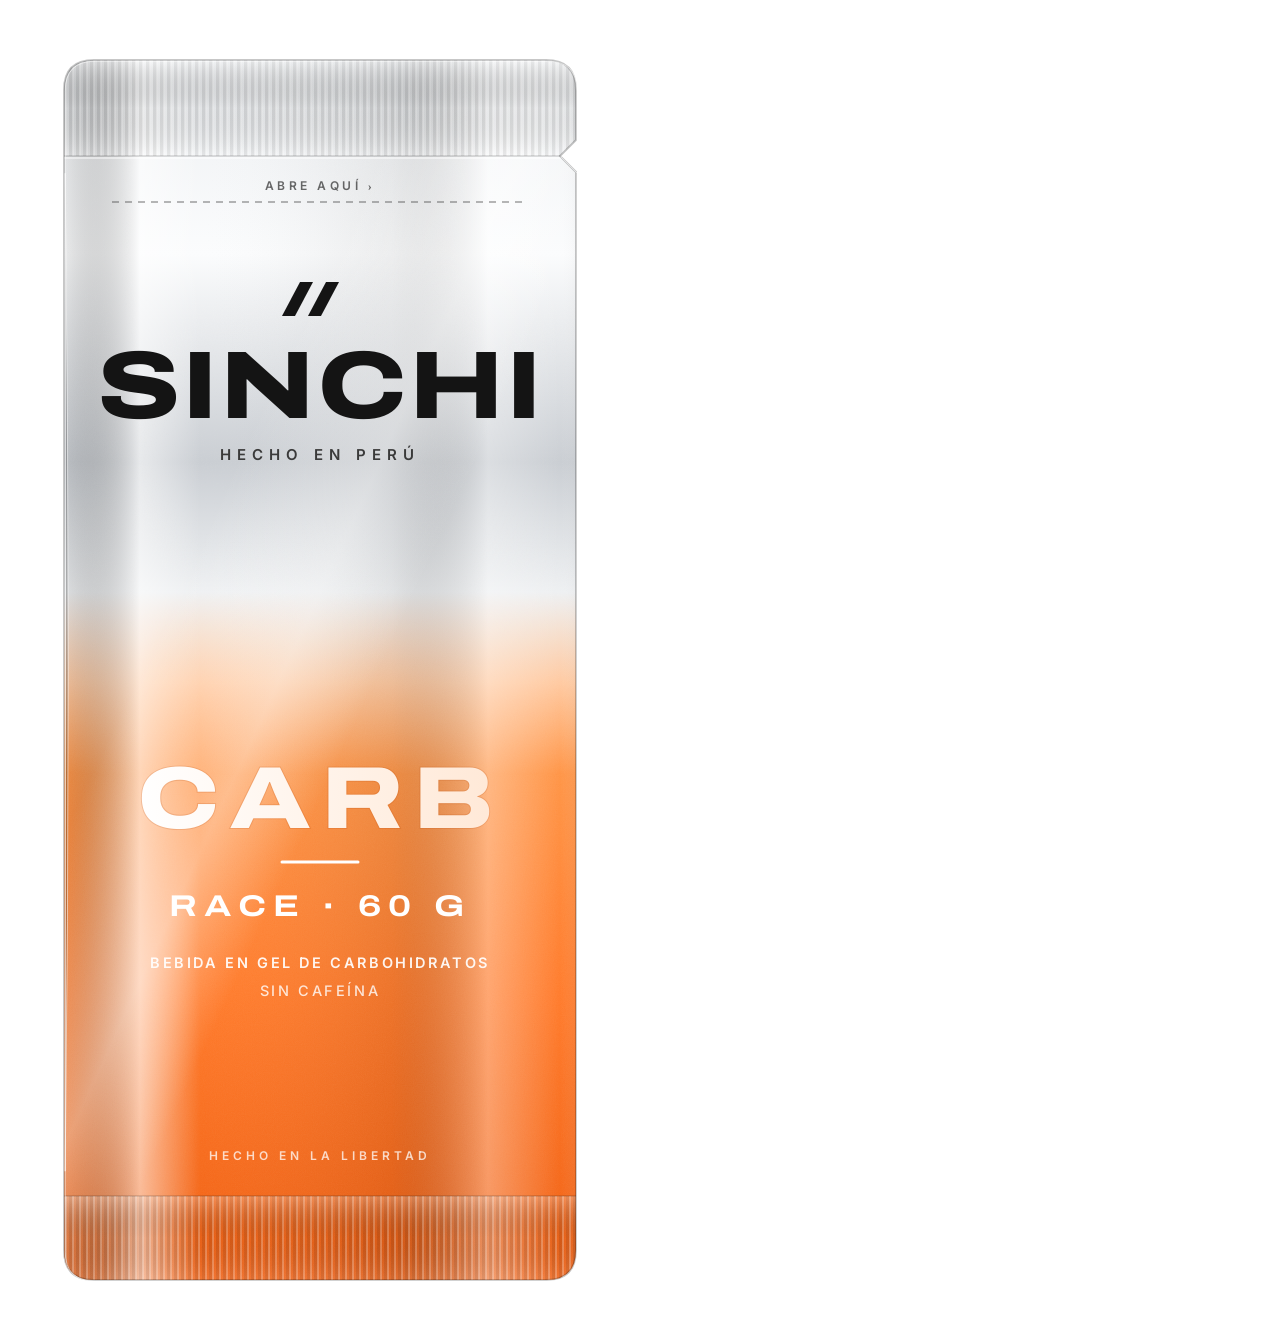
<file: design/sachet-race.html>
<!doctype html><html><head><meta charset="utf-8"><style>
@font-face{font-family:'Archivo';font-weight:100 900;font-stretch:62% 125%;src:url(../fonts/archivo.woff2) format('woff2')}
@font-face{font-family:'Inter';font-weight:100 900;src:url(../fonts/inter.woff2) format('woff2')}
html,body{margin:0;background:transparent}
#wrap{width:640px;height:1340px;display:grid;place-items:center}
svg{width:600px;height:1300px;overflow:visible}
.tilt svg{transform:perspective(2200px) rotateY(-14deg) rotateZ(-5deg);filter:drop-shadow(0 1px 0 rgba(255,255,255,.25))}
.a{font-family:Archivo;font-stretch:125%}
.i{font-family:Inter}
</style></head><body><div id="wrap" class="TILT">
<svg viewBox="0 0 600 1300" xmlns="http://www.w3.org/2000/svg">
<defs>
  <!-- forma del sachet: costados apenas cóncavos -->
  <clipPath id="body"><path id="shape" d="M44 70 Q44 40 74 40 H526 Q556 40 556 70 L556 120 L540 136 L556 152 L556 1230 Q556 1260 526 1260 H74 Q44 1260 44 1230 L44 152 Q50 650 44 1150 Z"/></clipPath>
  <linearGradient id="base" x1="0" y1="0" x2="0" y2="1">
    <stop offset="0" stop-color="#E9ECEF"/><stop offset=".18" stop-color="#FBFCFD"/><stop offset=".34" stop-color="#C9CDD2"/>
    <stop offset=".44" stop-color="#EEF0F2"/><stop offset=".51" stop-color="#FFC9A0"/><stop offset=".58" stop-color="#FF9445"/>
    <stop offset=".75" stop-color="#FF7A2A"/><stop offset="1" stop-color="#EE5A0C"/>
  </linearGradient>
  <linearGradient id="sheen" x1="0" y1="0" x2="1" y2="0">
    <stop offset="0" stop-color="#000" stop-opacity=".28"/><stop offset=".07" stop-color="#000" stop-opacity=".06"/>
    <stop offset=".2" stop-color="#fff" stop-opacity=".55"/><stop offset=".3" stop-color="#fff" stop-opacity="0"/>
    <stop offset=".62" stop-color="#000" stop-opacity=".07"/><stop offset=".78" stop-color="#fff" stop-opacity=".32"/>
    <stop offset=".9" stop-color="#fff" stop-opacity="0"/><stop offset="1" stop-color="#000" stop-opacity=".3"/>
  </linearGradient>
  <linearGradient id="diag" x1="0" y1="0" x2="1" y2="1">
    <stop offset=".35" stop-color="#fff" stop-opacity="0"/><stop offset=".47" stop-color="#fff" stop-opacity=".38"/><stop offset=".55" stop-color="#fff" stop-opacity="0"/>
  </linearGradient>
  <linearGradient id="seal" x1="0" y1="0" x2="0" y2="1">
    <stop offset="0" stop-color="#fff" stop-opacity=".5"/><stop offset=".5" stop-color="#000" stop-opacity=".08"/><stop offset="1" stop-color="#fff" stop-opacity=".25"/>
  </linearGradient>
  <pattern id="crimp" width="7" height="10" patternUnits="userSpaceOnUse"><rect width="3.5" height="10" fill="#000" opacity=".09"/><rect x="3.5" width="1" height="10" fill="#fff" opacity=".5"/></pattern>
  <filter id="grain"><feTurbulence type="fractalNoise" baseFrequency=".9" numOctaves="2" seed="4"/><feColorMatrix values="0 0 0 0 1  0 0 0 0 1  0 0 0 0 1  0 0 0 .05 0"/><feComposite in2="SourceGraphic" operator="in"/></filter>
  <linearGradient id="carb" x1="0" y1="0" x2="1" y2="0"><stop offset="0" stop-color="#FFFFFF"/><stop offset="1" stop-color="#FFE8D6"/></linearGradient>
</defs>
<g clip-path="url(#body)">
  <rect width="600" height="1300" fill="url(#base)"/>
  <rect width="600" height="1300" fill="url(#sheen)"/>
  <rect width="600" height="1300" fill="url(#diag)"/>
  <rect width="600" height="1300" filter="url(#grain)"/>
  <!-- sellos superior e inferior con estrías -->
  <rect y="40" width="600" height="96" fill="url(#crimp)"/><rect y="40" width="600" height="96" fill="url(#seal)" opacity=".7"/>
  <rect y="1176" width="600" height="84" fill="url(#crimp)"/><rect y="1176" width="600" height="84" fill="url(#seal)" opacity=".5"/>
  <line x1="44" y1="136" x2="556" y2="136" stroke="#000" stroke-opacity=".12" stroke-width="2"/>
  <line x1="44" y1="138" x2="556" y2="138" stroke="#fff" stroke-opacity=".6" stroke-width="1.5"/>
  <line x1="44" y1="1176" x2="556" y2="1176" stroke="#000" stroke-opacity=".12" stroke-width="2"/>
  <!-- abre aquí -->
  <line x1="92" y1="182" x2="508" y2="182" stroke="#2a2a2a" stroke-opacity=".45" stroke-width="1.6" stroke-dasharray="7 6"/>
  <text x="300" y="170" text-anchor="middle" class="i" font-size="12" font-weight="600" letter-spacing="3.5" fill="#2a2a2a" fill-opacity=".7">ABRE AQUÍ ›</text>
  <!-- logo -->
  <g transform="translate(262 262)" fill="#141414"><path d="M0 34 L18 0 H31 L13 34 Z"/><path d="M26 34 L44 0 H57 L39 34 Z"/></g>
  <text x="300" y="398" text-anchor="middle" class="a" font-size="96" font-weight="800" letter-spacing="2" fill="#141414">SINCHI</text>
  <text x="300" y="440" text-anchor="middle" class="i" font-size="15" font-weight="600" letter-spacing="6" fill="#3a3a3a">HECHO EN PERÚ</text>
  <!-- zona naranja -->
  <text x="300" y="808" text-anchor="middle" class="a" font-size="88" font-weight="800" letter-spacing="10" fill="url(#carb)" style="paint-order:stroke" stroke="#B9460A" stroke-opacity=".18" stroke-width="2">CARB</text>
  <line x1="262" y1="842" x2="338" y2="842" stroke="#fff" stroke-width="3" stroke-linecap="round"/>
  <text x="300" y="896" text-anchor="middle" class="a" font-size="30" font-weight="700" letter-spacing="7" fill="#fff">RACE · 60 G</text>
  <text x="300" y="948" text-anchor="middle" class="i" font-size="14.5" font-weight="600" letter-spacing="2.6" fill="#fff" fill-opacity=".92">BEBIDA EN GEL DE CARBOHIDRATOS</text>
  <text x="300" y="976" text-anchor="middle" class="i" font-size="14.5" font-weight="500" letter-spacing="2.6" fill="#fff" fill-opacity=".8">SIN CAFEÍNA</text>
  <text x="300" y="1140" text-anchor="middle" class="i" font-size="12" font-weight="600" letter-spacing="4" fill="#fff" fill-opacity=".75">HECHO EN LA LIBERTAD</text>
</g>
<!-- contorno y brillo de borde -->
<use href="#shape" fill="none" stroke="#000" stroke-opacity=".22" stroke-width="2"/>
<use href="#shape" fill="none" stroke="#fff" stroke-opacity=".55" stroke-width="1" transform="translate(1.2 1.2)"/>
</svg></div></body></html>
</file>
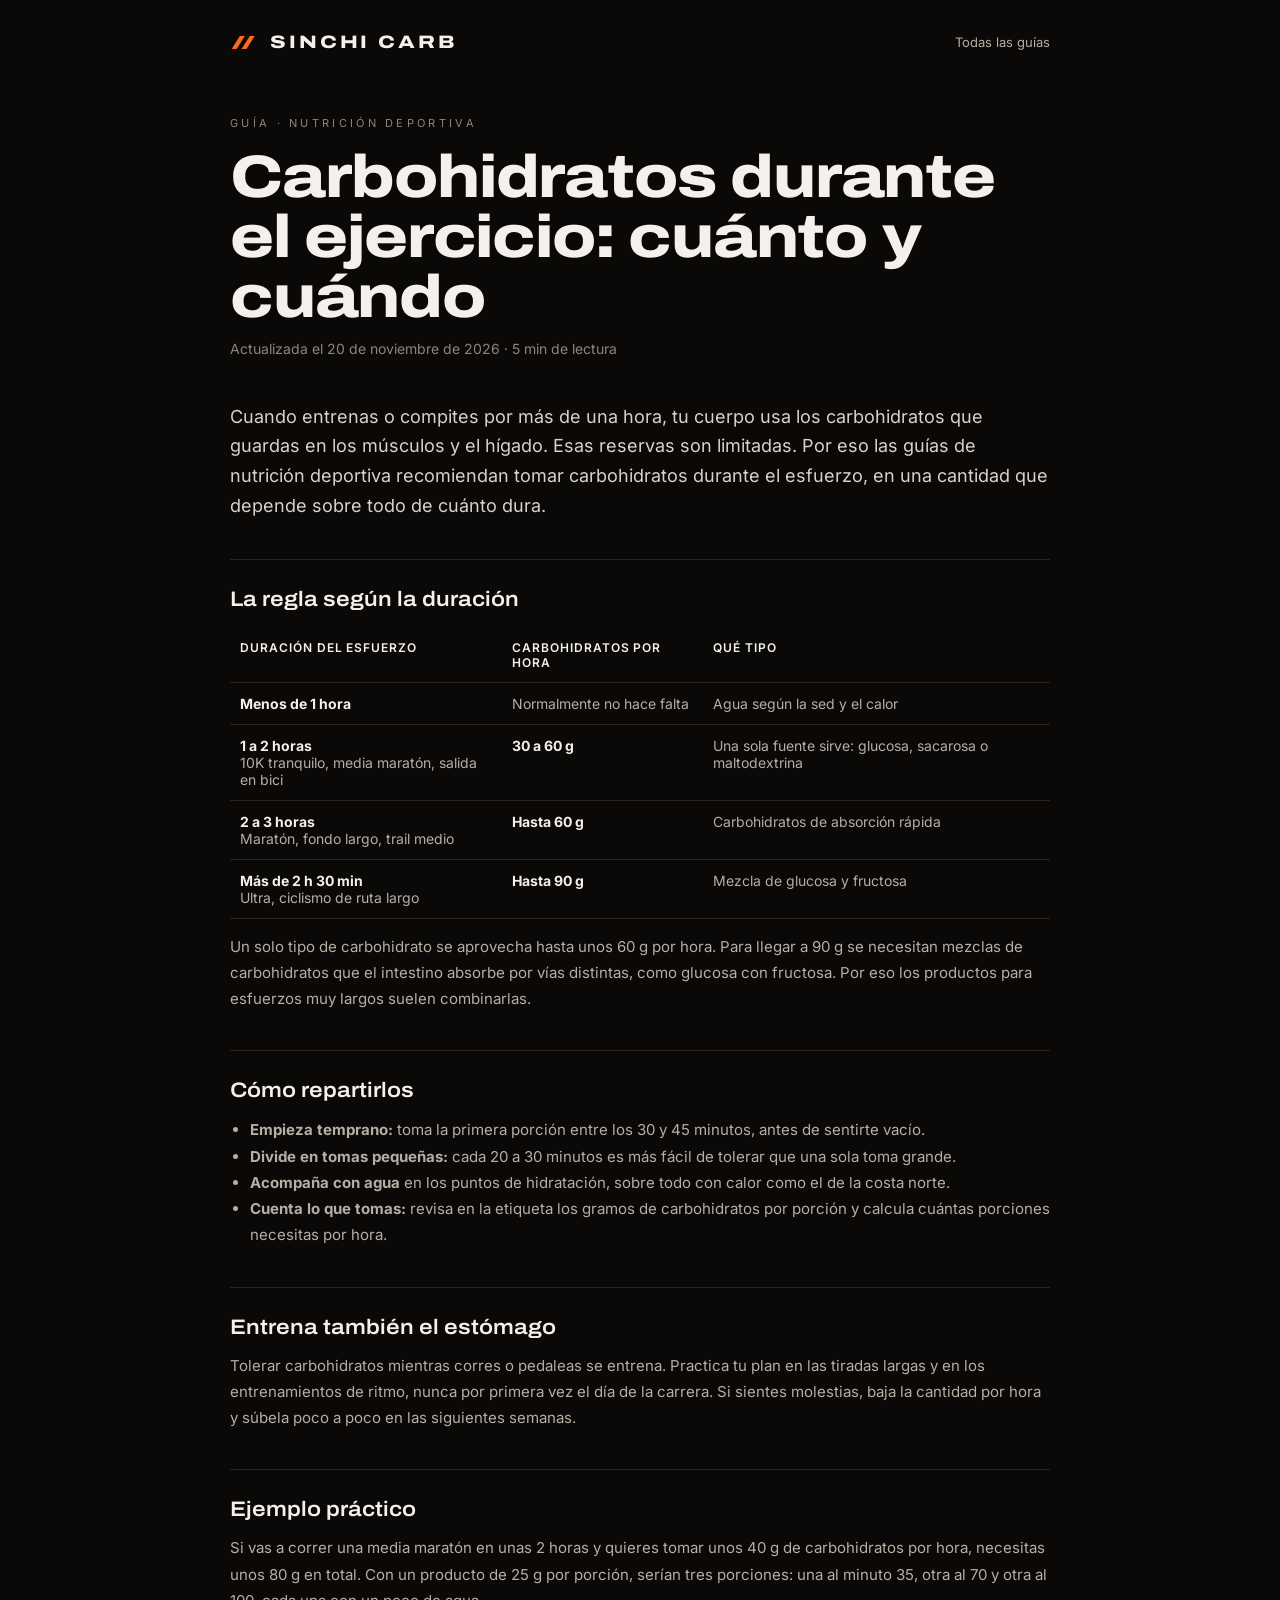
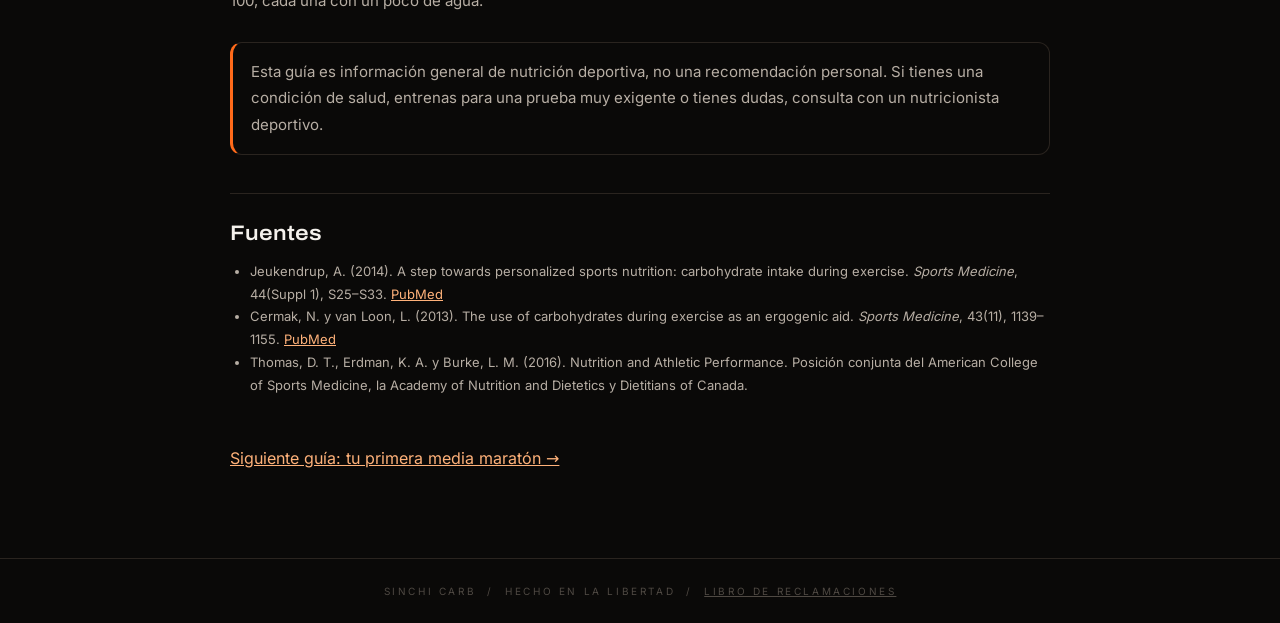
<file: guias/carbohidratos-durante-el-ejercicio.html>
<!doctype html>
<html lang="es">
<head>
<meta charset="utf-8">
<meta name="viewport" content="width=device-width, initial-scale=1">
<title>Carbohidratos durante el ejercicio: cuánto y cuándo · SINCHI CARB</title>
<meta name="description" content="Cuántos gramos de carbohidratos por hora se recomiendan según la duración de tu entrenamiento o carrera, y cómo repartirlos. Guía para corredores y ciclistas.">
<link rel="canonical" href="https://sinchienergy.com/guias/carbohidratos-durante-el-ejercicio.html">
<meta property="og:title" content="Carbohidratos durante el ejercicio: cuánto y cuándo">
<meta property="og:description" content="Cuántos gramos de carbohidratos por hora se recomiendan según la duración de tu entrenamiento o carrera, y cómo repartirlos. Guía para corredores y ciclistas.">
<meta property="og:image" content="https://sinchienergy.com/assets/og.jpg">
<meta property="og:type" content="article">
<link rel="icon" href="/assets/favicon.png">
<meta name="theme-color" content="#0A0908">
<link rel="preload" href="/fonts/archivo.woff2?v=1" as="font" type="font/woff2" crossorigin>
<link rel="preload" href="/fonts/inter.woff2?v=1" as="font" type="font/woff2" crossorigin>
<style>@font-face{font-family:'Archivo';font-style:normal;font-display:swap;font-weight:100 900;font-stretch:62% 125%;src:url(/fonts/archivo.woff2?v=1) format('woff2')}@font-face{font-family:'Inter';font-style:normal;font-display:swap;font-weight:100 900;src:url(/fonts/inter.woff2?v=1) format('woff2')}</style>
<style>
body{margin:0;background:#0A0908;color:#F4F1EC;font-family:Inter,system-ui,sans-serif;-webkit-font-smoothing:antialiased}
a{color:#FFB27A}
.top{max-width:820px;margin:0 auto;padding:32px 24px;display:flex;justify-content:space-between;align-items:center}
.logo{display:flex;align-items:center;gap:12px;color:#F4F1EC;text-decoration:none}
.logo svg{fill:#FF6A1A}.logo span{font-family:Archivo,sans-serif;font-stretch:125%;font-weight:800;font-size:18px;letter-spacing:.16em}
.top a.back{font-size:13px;color:#b7aea4;text-decoration:none}
main{max-width:820px;margin:0 auto;padding:30px 24px 90px}
.k{font-size:11px;letter-spacing:.3em;text-transform:uppercase;color:#8d857c;margin:0 0 14px}
h1{margin:0 0 10px;font-family:Archivo,sans-serif;font-stretch:118%;font-weight:800;font-size:clamp(36px,6vw,60px);line-height:1;letter-spacing:-.02em}
.upd{color:#8d857c;font-size:14px;margin:0 0 40px}
h2{font-family:Archivo,sans-serif;font-stretch:112%;font-weight:600;font-size:21px;margin:38px 0 10px;padding-top:28px;border-top:1px solid #2A241F}
p,li{color:#b7aea4;font-size:15px;line-height:1.75}
ul{padding-left:20px}
footer{border-top:1px solid #2A241F;padding:26px 24px;text-align:center;font-size:10px;letter-spacing:.26em;text-transform:uppercase;color:#4f4943}

.lead{font-size:18px;line-height:1.65;color:#d9d2c9;margin:0 0 30px}
table{width:100%;border-collapse:collapse;margin:18px 0 8px;font-size:14px}
th,td{text-align:left;padding:12px 10px;border-bottom:1px solid #2A241F;color:#b7aea4;vertical-align:top}
th{color:#F4F1EC;font-weight:600;font-size:12px;letter-spacing:.08em;text-transform:uppercase}
td b{color:#F4F1EC}
.nota{border:1px solid #2A241F;border-left:3px solid #FF6A1A;border-radius:12px;padding:16px 18px;margin:28px 0}
.nota p{margin:0}
.fuentes li{font-size:13px}
.cards{display:grid;gap:14px;margin-top:10px}
.card{display:block;text-decoration:none;border:1px solid #2A241F;border-radius:16px;padding:22px 22px;background:linear-gradient(160deg,#17140F,#0E0C0A)}
.card:hover{border-color:#FF6A1A}
.card b{display:block;color:#F4F1EC;font-family:Archivo,sans-serif;font-stretch:110%;font-size:20px;margin-bottom:6px}
.card span{color:#b7aea4;font-size:14px;line-height:1.6}
.back2{display:inline-block;margin-top:36px}
</style>
<!-- Google Analytics -->
<script>addEventListener('load',function(){setTimeout(function(){var s=document.createElement('script');s.async=true;s.src='https://www.googletagmanager.com/gtag/js?id=G-M9N4279ZE2';document.head.appendChild(s);},1500);});</script>
<script>window.dataLayer=window.dataLayer||[];function gtag(){dataLayer.push(arguments);}gtag('js',new Date());gtag('config','G-M9N4279ZE2',{allow_google_signals:false,allow_ad_personalization_signals:false});</script>
</head>
<body>
<header class="top"><a class="logo" href="/" aria-label="SINCHI CARB inicio"><svg width="28" height="17" viewBox="0 0 34 20" aria-hidden="true"><path d="M2 18 L12 2 H18 L8 18 Z"/><path d="M14 18 L24 2 H30 L20 18 Z"/></svg><span>SINCHI CARB</span></a><a class="back" href="/guias/">Todas las guías</a></header>
<main>
<p class="k">Guía · Nutrición deportiva</p>
<h1>Carbohidratos durante el ejercicio: cuánto y cuándo</h1>
<p class="upd">Actualizada el 20 de noviembre de 2026 · 5 min de lectura</p>
<p class="lead">Cuando entrenas o compites por más de una hora, tu cuerpo usa los carbohidratos que guardas en los músculos y el hígado. Esas reservas son limitadas. Por eso las guías de nutrición deportiva recomiendan tomar carbohidratos durante el esfuerzo, en una cantidad que depende sobre todo de cuánto dura.</p>

<h2>La regla según la duración</h2>
<table>
<thead><tr><th>Duración del esfuerzo</th><th>Carbohidratos por hora</th><th>Qué tipo</th></tr></thead>
<tbody>
<tr><td><b>Menos de 1 hora</b></td><td>Normalmente no hace falta</td><td>Agua según la sed y el calor</td></tr>
<tr><td><b>1 a 2 horas</b><br>10K tranquilo, media maratón, salida en bici</td><td><b>30 a 60 g</b></td><td>Una sola fuente sirve: glucosa, sacarosa o maltodextrina</td></tr>
<tr><td><b>2 a 3 horas</b><br>Maratón, fondo largo, trail medio</td><td><b>Hasta 60 g</b></td><td>Carbohidratos de absorción rápida</td></tr>
<tr><td><b>Más de 2 h 30 min</b><br>Ultra, ciclismo de ruta largo</td><td><b>Hasta 90 g</b></td><td>Mezcla de glucosa y fructosa</td></tr>
</tbody>
</table>
<p>Un solo tipo de carbohidrato se aprovecha hasta unos 60 g por hora. Para llegar a 90 g se necesitan mezclas de carbohidratos que el intestino absorbe por vías distintas, como glucosa con fructosa. Por eso los productos para esfuerzos muy largos suelen combinarlas.</p>

<h2>Cómo repartirlos</h2>
<ul>
<li><b>Empieza temprano:</b> toma la primera porción entre los 30 y 45 minutos, antes de sentirte vacío.</li>
<li><b>Divide en tomas pequeñas:</b> cada 20 a 30 minutos es más fácil de tolerar que una sola toma grande.</li>
<li><b>Acompaña con agua</b> en los puntos de hidratación, sobre todo con calor como el de la costa norte.</li>
<li><b>Cuenta lo que tomas:</b> revisa en la etiqueta los gramos de carbohidratos por porción y calcula cuántas porciones necesitas por hora.</li>
</ul>

<h2>Entrena también el estómago</h2>
<p>Tolerar carbohidratos mientras corres o pedaleas se entrena. Practica tu plan en las tiradas largas y en los entrenamientos de ritmo, nunca por primera vez el día de la carrera. Si sientes molestias, baja la cantidad por hora y súbela poco a poco en las siguientes semanas.</p>

<h2>Ejemplo práctico</h2>
<p>Si vas a correr una media maratón en unas 2 horas y quieres tomar unos 40 g de carbohidratos por hora, necesitas unos 80 g en total. Con un producto de 25 g por porción, serían tres porciones: una al minuto 35, otra al 70 y otra al 100, cada una con un poco de agua.</p>
<div class="nota"><p>Esta guía es información general de nutrición deportiva, no una recomendación personal. Si tienes una condición de salud, entrenas para una prueba muy exigente o tienes dudas, consulta con un nutricionista deportivo.</p></div>
<h2>Fuentes</h2>
<ul class="fuentes">
<li>Jeukendrup, A. (2014). A step towards personalized sports nutrition: carbohydrate intake during exercise. <i>Sports Medicine</i>, 44(Suppl 1), S25–S33. <a href="https://pubmed.ncbi.nlm.nih.gov/24791914/" rel="noopener" target="_blank">PubMed</a></li>
<li>Cermak, N. y van Loon, L. (2013). The use of carbohydrates during exercise as an ergogenic aid. <i>Sports Medicine</i>, 43(11), 1139–1155. <a href="https://pubmed.ncbi.nlm.nih.gov/23846824/" rel="noopener" target="_blank">PubMed</a></li>
<li>Thomas, D. T., Erdman, K. A. y Burke, L. M. (2016). Nutrition and Athletic Performance. Posición conjunta del American College of Sports Medicine, la Academy of Nutrition and Dietetics y Dietitians of Canada.</li>
</ul>
<a class="back2" href="/guias/primera-media-maraton.html">Siguiente guía: tu primera media maratón →</a>
</main>
<footer>SINCHI CARB &nbsp;/&nbsp; Hecho en La Libertad &nbsp;/&nbsp; <a href="/reclamaciones.html" style="color:inherit">Libro de Reclamaciones</a></footer>
</body>
</html>
</file>
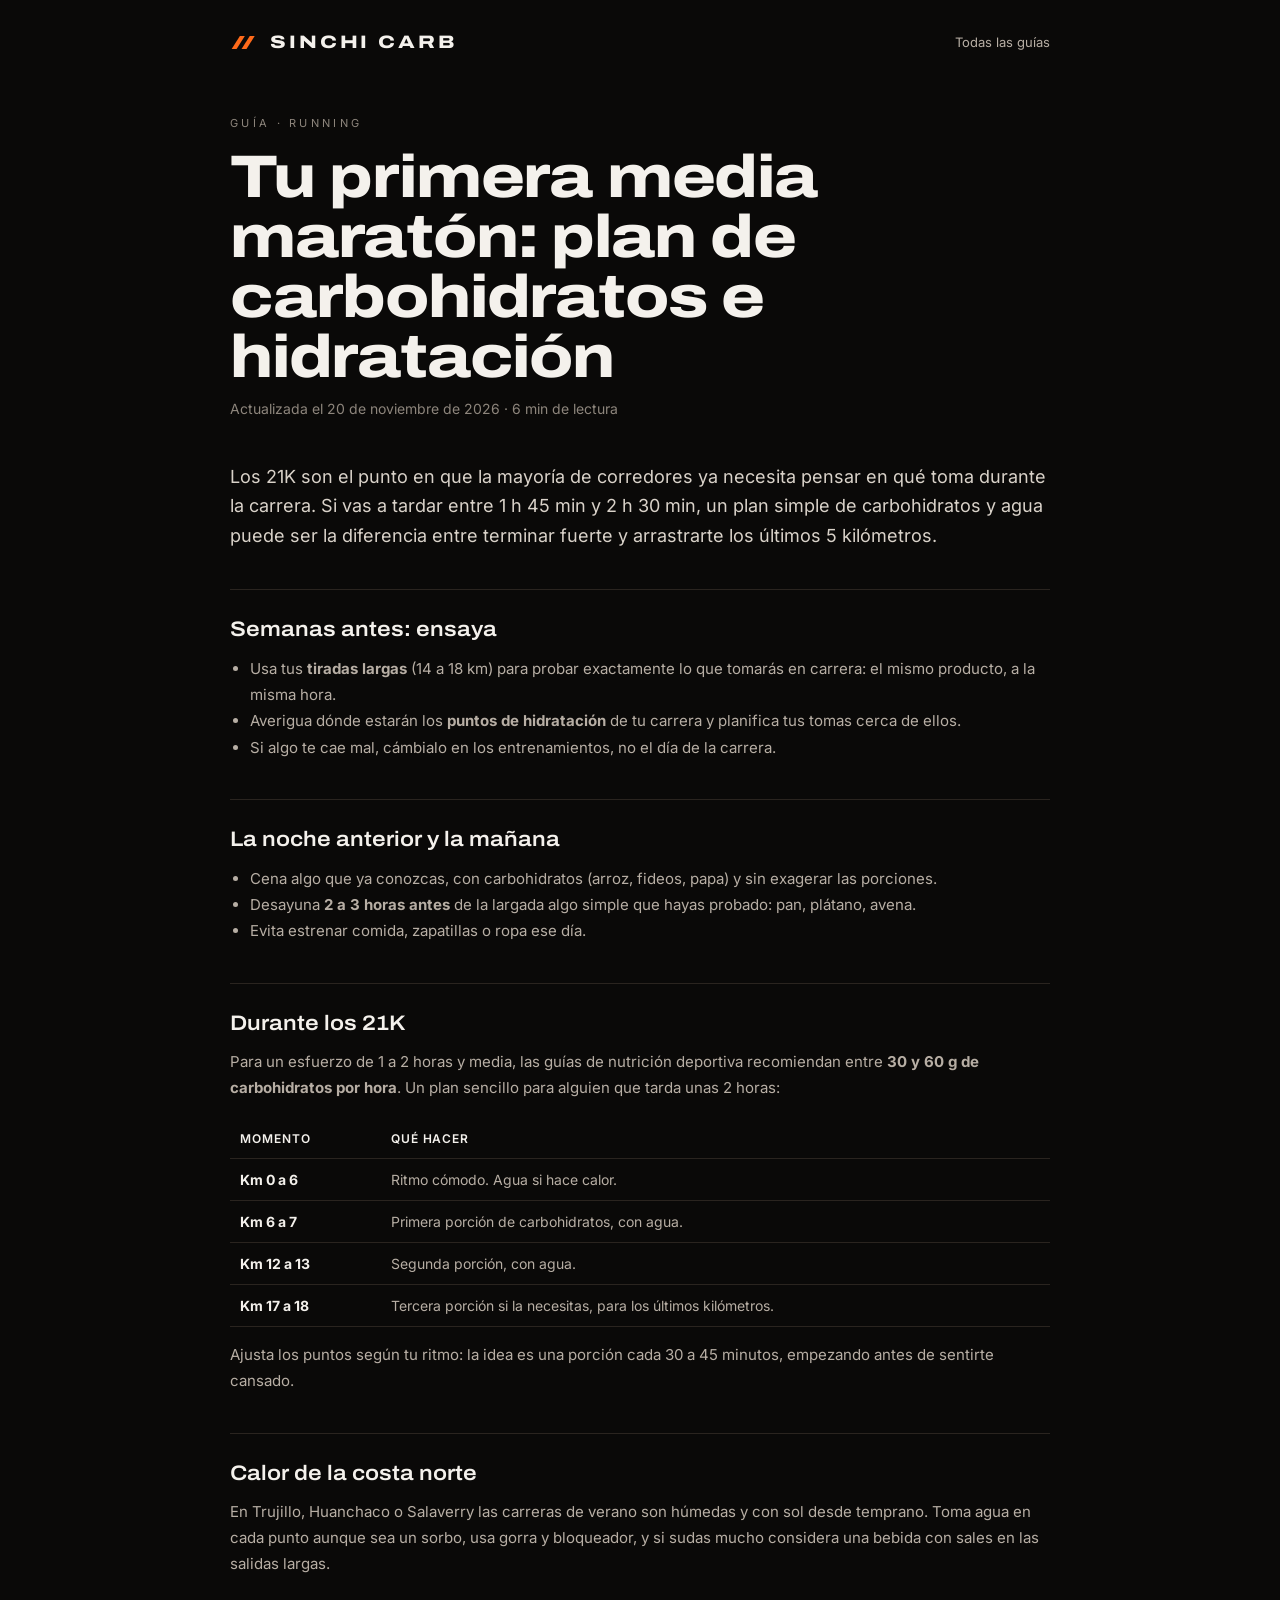
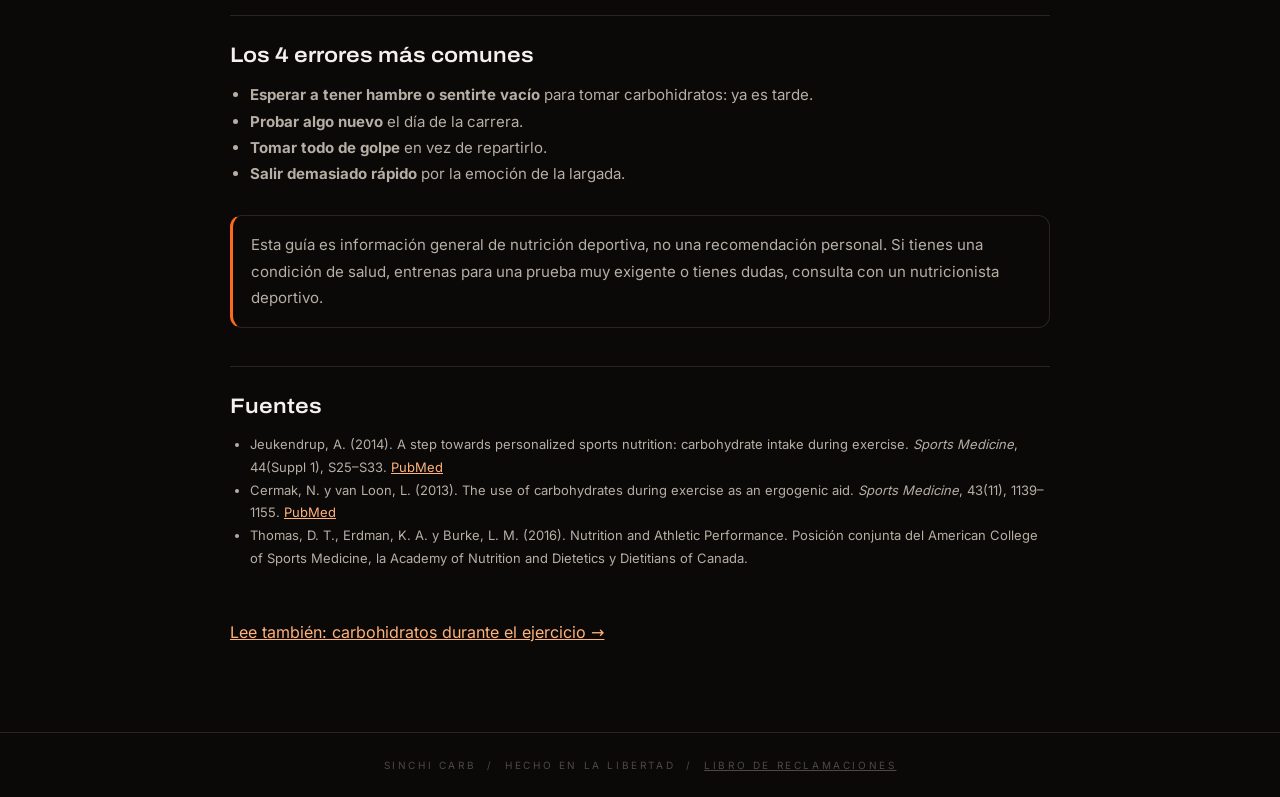
<file: guias/primera-media-maraton.html>
<!doctype html>
<html lang="es">
<head>
<meta charset="utf-8">
<meta name="viewport" content="width=device-width, initial-scale=1">
<title>Tu primera media maratón: plan de carbohidratos e hidratación · SINCHI CARB</title>
<meta name="description" content="Qué comer antes, cuántos carbohidratos tomar durante los 21K y los errores más comunes en tu primera media maratón. Guía práctica para corredores del norte del Perú.">
<link rel="canonical" href="https://sinchienergy.com/guias/primera-media-maraton.html">
<meta property="og:title" content="Tu primera media maratón: plan de carbohidratos e hidratación">
<meta property="og:description" content="Qué comer antes, cuántos carbohidratos tomar durante los 21K y los errores más comunes en tu primera media maratón. Guía práctica para corredores del norte del Perú.">
<meta property="og:image" content="https://sinchienergy.com/assets/og.jpg">
<meta property="og:type" content="article">
<link rel="icon" href="/assets/favicon.png">
<meta name="theme-color" content="#0A0908">
<link rel="preload" href="/fonts/archivo.woff2?v=1" as="font" type="font/woff2" crossorigin>
<link rel="preload" href="/fonts/inter.woff2?v=1" as="font" type="font/woff2" crossorigin>
<style>@font-face{font-family:'Archivo';font-style:normal;font-display:swap;font-weight:100 900;font-stretch:62% 125%;src:url(/fonts/archivo.woff2?v=1) format('woff2')}@font-face{font-family:'Inter';font-style:normal;font-display:swap;font-weight:100 900;src:url(/fonts/inter.woff2?v=1) format('woff2')}</style>
<style>
body{margin:0;background:#0A0908;color:#F4F1EC;font-family:Inter,system-ui,sans-serif;-webkit-font-smoothing:antialiased}
a{color:#FFB27A}
.top{max-width:820px;margin:0 auto;padding:32px 24px;display:flex;justify-content:space-between;align-items:center}
.logo{display:flex;align-items:center;gap:12px;color:#F4F1EC;text-decoration:none}
.logo svg{fill:#FF6A1A}.logo span{font-family:Archivo,sans-serif;font-stretch:125%;font-weight:800;font-size:18px;letter-spacing:.16em}
.top a.back{font-size:13px;color:#b7aea4;text-decoration:none}
main{max-width:820px;margin:0 auto;padding:30px 24px 90px}
.k{font-size:11px;letter-spacing:.3em;text-transform:uppercase;color:#8d857c;margin:0 0 14px}
h1{margin:0 0 10px;font-family:Archivo,sans-serif;font-stretch:118%;font-weight:800;font-size:clamp(36px,6vw,60px);line-height:1;letter-spacing:-.02em}
.upd{color:#8d857c;font-size:14px;margin:0 0 40px}
h2{font-family:Archivo,sans-serif;font-stretch:112%;font-weight:600;font-size:21px;margin:38px 0 10px;padding-top:28px;border-top:1px solid #2A241F}
p,li{color:#b7aea4;font-size:15px;line-height:1.75}
ul{padding-left:20px}
footer{border-top:1px solid #2A241F;padding:26px 24px;text-align:center;font-size:10px;letter-spacing:.26em;text-transform:uppercase;color:#4f4943}

.lead{font-size:18px;line-height:1.65;color:#d9d2c9;margin:0 0 30px}
table{width:100%;border-collapse:collapse;margin:18px 0 8px;font-size:14px}
th,td{text-align:left;padding:12px 10px;border-bottom:1px solid #2A241F;color:#b7aea4;vertical-align:top}
th{color:#F4F1EC;font-weight:600;font-size:12px;letter-spacing:.08em;text-transform:uppercase}
td b{color:#F4F1EC}
.nota{border:1px solid #2A241F;border-left:3px solid #FF6A1A;border-radius:12px;padding:16px 18px;margin:28px 0}
.nota p{margin:0}
.fuentes li{font-size:13px}
.cards{display:grid;gap:14px;margin-top:10px}
.card{display:block;text-decoration:none;border:1px solid #2A241F;border-radius:16px;padding:22px 22px;background:linear-gradient(160deg,#17140F,#0E0C0A)}
.card:hover{border-color:#FF6A1A}
.card b{display:block;color:#F4F1EC;font-family:Archivo,sans-serif;font-stretch:110%;font-size:20px;margin-bottom:6px}
.card span{color:#b7aea4;font-size:14px;line-height:1.6}
.back2{display:inline-block;margin-top:36px}
</style>
<!-- Google Analytics -->
<script>addEventListener('load',function(){setTimeout(function(){var s=document.createElement('script');s.async=true;s.src='https://www.googletagmanager.com/gtag/js?id=G-M9N4279ZE2';document.head.appendChild(s);},1500);});</script>
<script>window.dataLayer=window.dataLayer||[];function gtag(){dataLayer.push(arguments);}gtag('js',new Date());gtag('config','G-M9N4279ZE2',{allow_google_signals:false,allow_ad_personalization_signals:false});</script>
</head>
<body>
<header class="top"><a class="logo" href="/" aria-label="SINCHI CARB inicio"><svg width="28" height="17" viewBox="0 0 34 20" aria-hidden="true"><path d="M2 18 L12 2 H18 L8 18 Z"/><path d="M14 18 L24 2 H30 L20 18 Z"/></svg><span>SINCHI CARB</span></a><a class="back" href="/guias/">Todas las guías</a></header>
<main>
<p class="k">Guía · Running</p>
<h1>Tu primera media maratón: plan de carbohidratos e hidratación</h1>
<p class="upd">Actualizada el 20 de noviembre de 2026 · 6 min de lectura</p>
<p class="lead">Los 21K son el punto en que la mayoría de corredores ya necesita pensar en qué toma durante la carrera. Si vas a tardar entre 1 h 45 min y 2 h 30 min, un plan simple de carbohidratos y agua puede ser la diferencia entre terminar fuerte y arrastrarte los últimos 5 kilómetros.</p>

<h2>Semanas antes: ensaya</h2>
<ul>
<li>Usa tus <b>tiradas largas</b> (14 a 18 km) para probar exactamente lo que tomarás en carrera: el mismo producto, a la misma hora.</li>
<li>Averigua dónde estarán los <b>puntos de hidratación</b> de tu carrera y planifica tus tomas cerca de ellos.</li>
<li>Si algo te cae mal, cámbialo en los entrenamientos, no el día de la carrera.</li>
</ul>

<h2>La noche anterior y la mañana</h2>
<ul>
<li>Cena algo que ya conozcas, con carbohidratos (arroz, fideos, papa) y sin exagerar las porciones.</li>
<li>Desayuna <b>2 a 3 horas antes</b> de la largada algo simple que hayas probado: pan, plátano, avena.</li>
<li>Evita estrenar comida, zapatillas o ropa ese día.</li>
</ul>

<h2>Durante los 21K</h2>
<p>Para un esfuerzo de 1 a 2 horas y media, las guías de nutrición deportiva recomiendan entre <b>30 y 60 g de carbohidratos por hora</b>. Un plan sencillo para alguien que tarda unas 2 horas:</p>
<table>
<thead><tr><th>Momento</th><th>Qué hacer</th></tr></thead>
<tbody>
<tr><td><b>Km 0 a 6</b></td><td>Ritmo cómodo. Agua si hace calor.</td></tr>
<tr><td><b>Km 6 a 7</b></td><td>Primera porción de carbohidratos, con agua.</td></tr>
<tr><td><b>Km 12 a 13</b></td><td>Segunda porción, con agua.</td></tr>
<tr><td><b>Km 17 a 18</b></td><td>Tercera porción si la necesitas, para los últimos kilómetros.</td></tr>
</tbody>
</table>
<p>Ajusta los puntos según tu ritmo: la idea es una porción cada 30 a 45 minutos, empezando antes de sentirte cansado.</p>

<h2>Calor de la costa norte</h2>
<p>En Trujillo, Huanchaco o Salaverry las carreras de verano son húmedas y con sol desde temprano. Toma agua en cada punto aunque sea un sorbo, usa gorra y bloqueador, y si sudas mucho considera una bebida con sales en las salidas largas.</p>

<h2>Los 4 errores más comunes</h2>
<ul>
<li><b>Esperar a tener hambre o sentirte vacío</b> para tomar carbohidratos: ya es tarde.</li>
<li><b>Probar algo nuevo</b> el día de la carrera.</li>
<li><b>Tomar todo de golpe</b> en vez de repartirlo.</li>
<li><b>Salir demasiado rápido</b> por la emoción de la largada.</li>
</ul>
<div class="nota"><p>Esta guía es información general de nutrición deportiva, no una recomendación personal. Si tienes una condición de salud, entrenas para una prueba muy exigente o tienes dudas, consulta con un nutricionista deportivo.</p></div>
<h2>Fuentes</h2>
<ul class="fuentes">
<li>Jeukendrup, A. (2014). A step towards personalized sports nutrition: carbohydrate intake during exercise. <i>Sports Medicine</i>, 44(Suppl 1), S25–S33. <a href="https://pubmed.ncbi.nlm.nih.gov/24791914/" rel="noopener" target="_blank">PubMed</a></li>
<li>Cermak, N. y van Loon, L. (2013). The use of carbohydrates during exercise as an ergogenic aid. <i>Sports Medicine</i>, 43(11), 1139–1155. <a href="https://pubmed.ncbi.nlm.nih.gov/23846824/" rel="noopener" target="_blank">PubMed</a></li>
<li>Thomas, D. T., Erdman, K. A. y Burke, L. M. (2016). Nutrition and Athletic Performance. Posición conjunta del American College of Sports Medicine, la Academy of Nutrition and Dietetics y Dietitians of Canada.</li>
</ul>
<a class="back2" href="/guias/carbohidratos-durante-el-ejercicio.html">Lee también: carbohidratos durante el ejercicio →</a>
</main>
<footer>SINCHI CARB &nbsp;/&nbsp; Hecho en La Libertad &nbsp;/&nbsp; <a href="/reclamaciones.html" style="color:inherit">Libro de Reclamaciones</a></footer>
</body>
</html>
</file>
